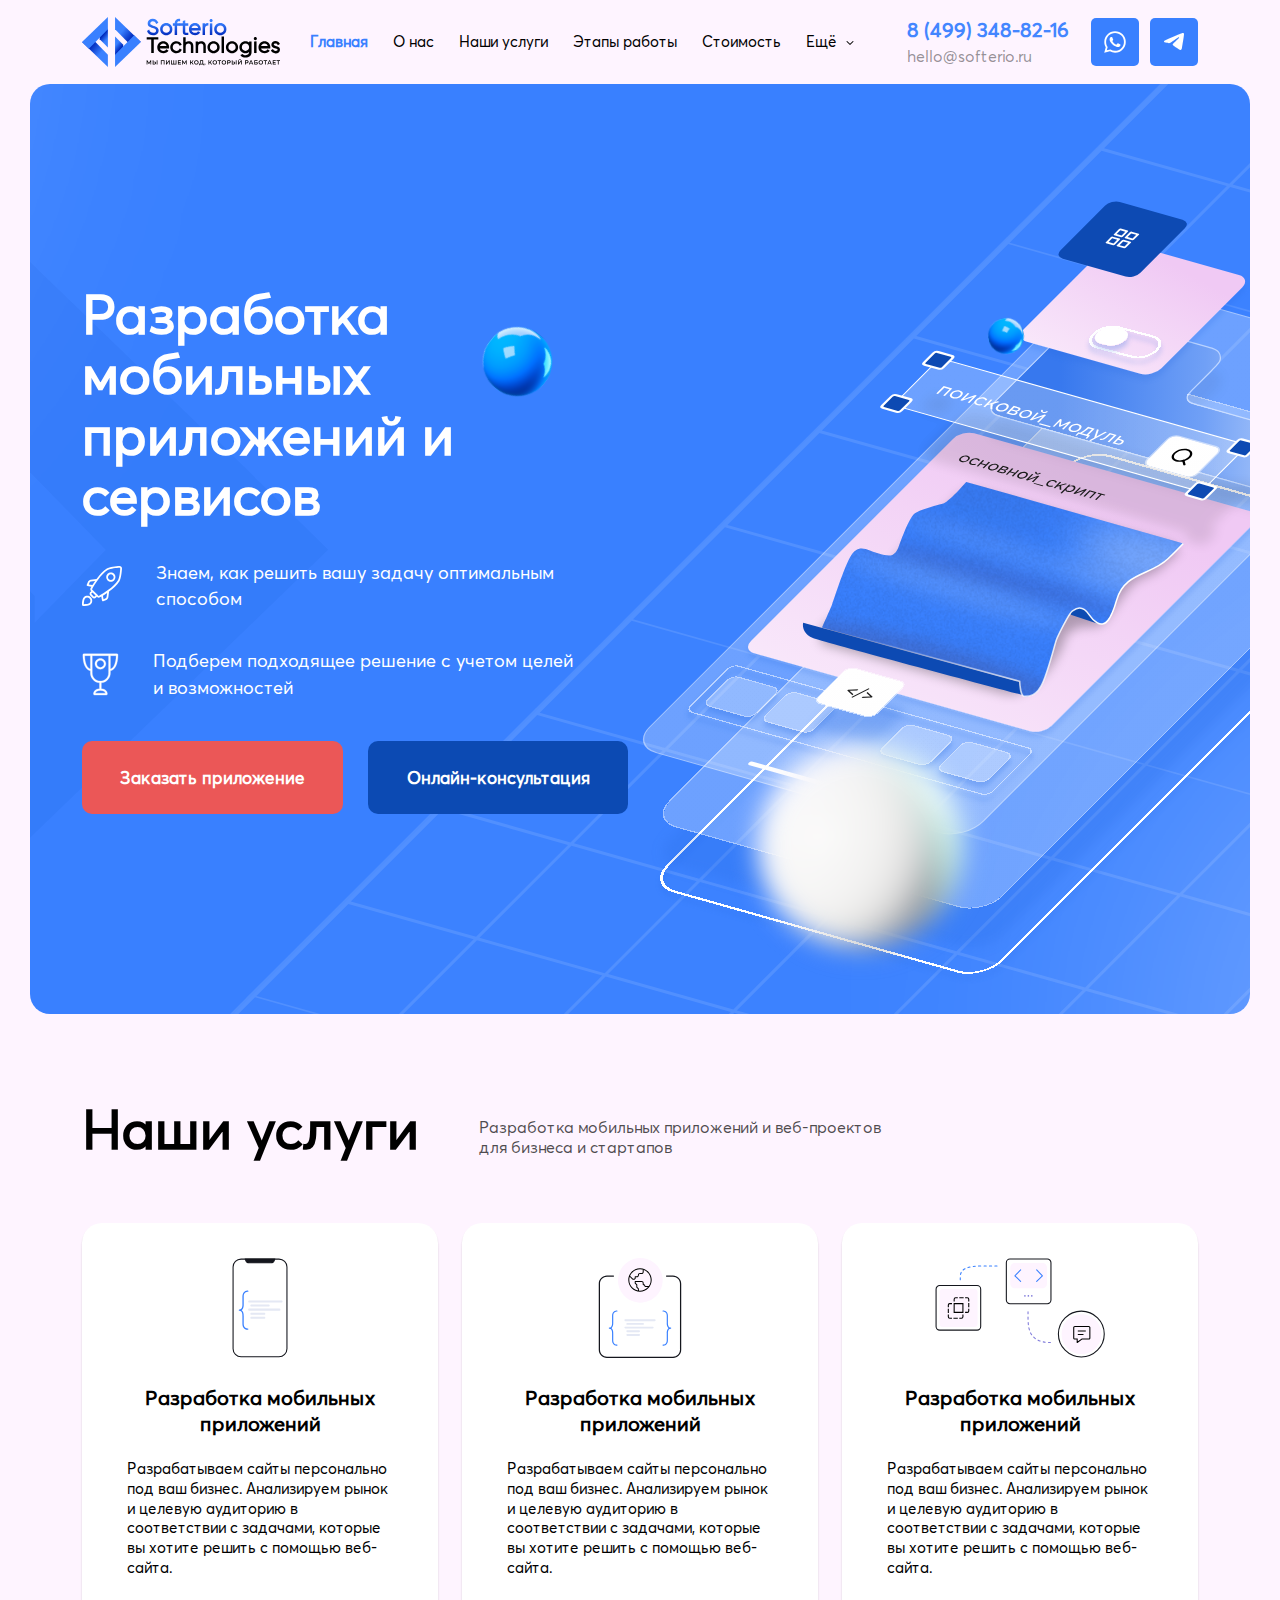
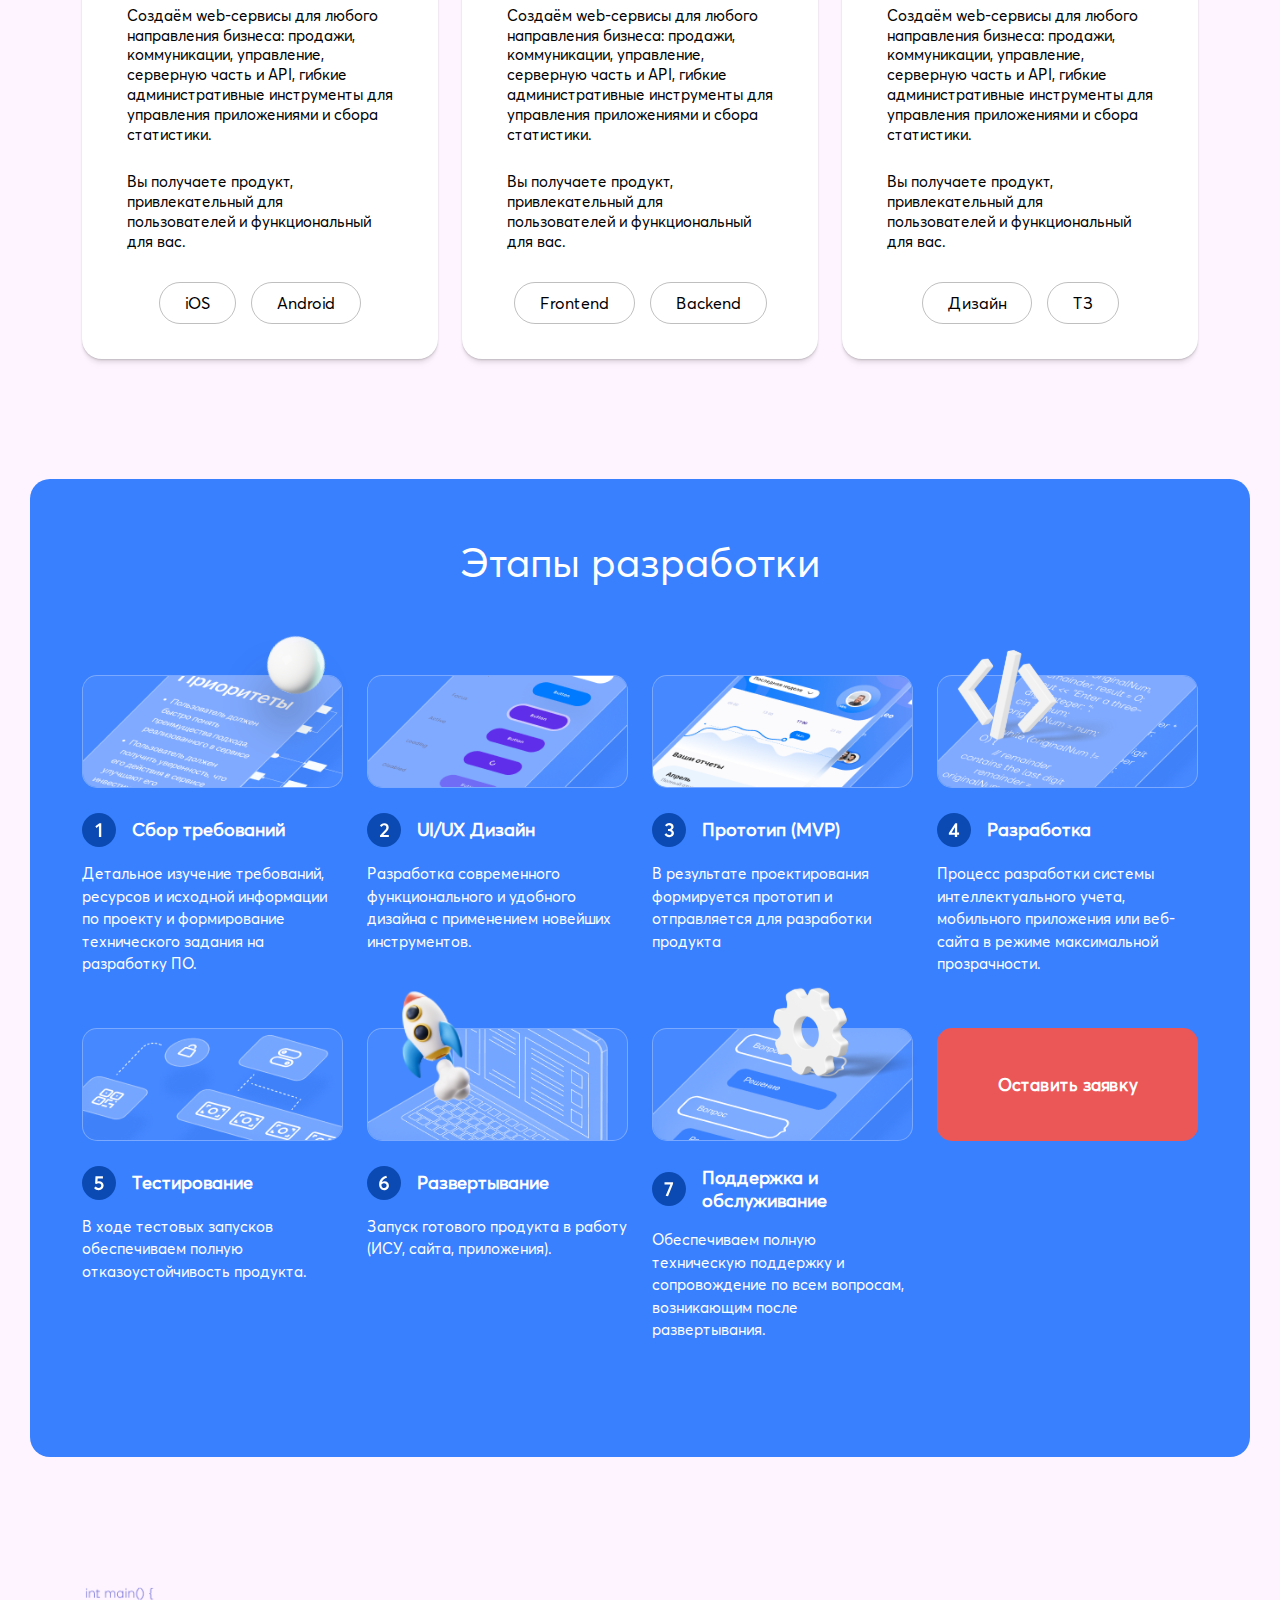
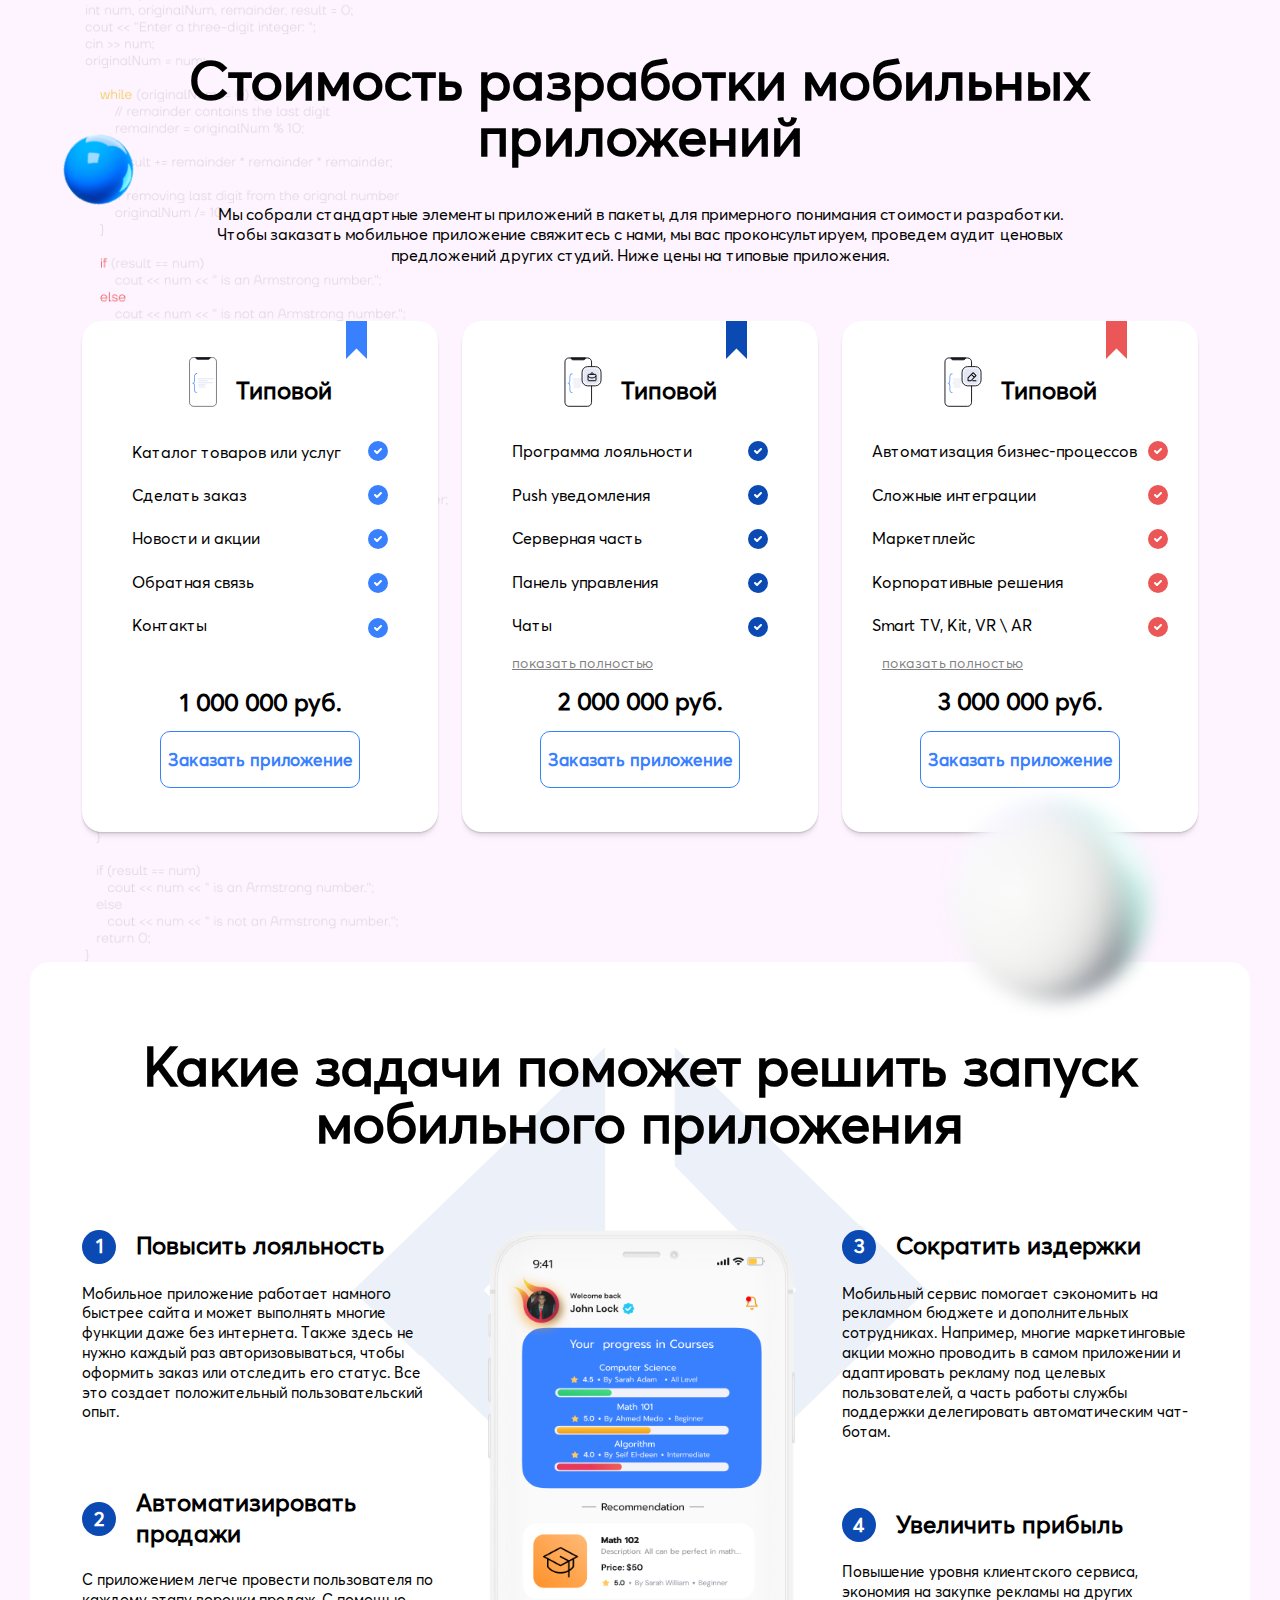
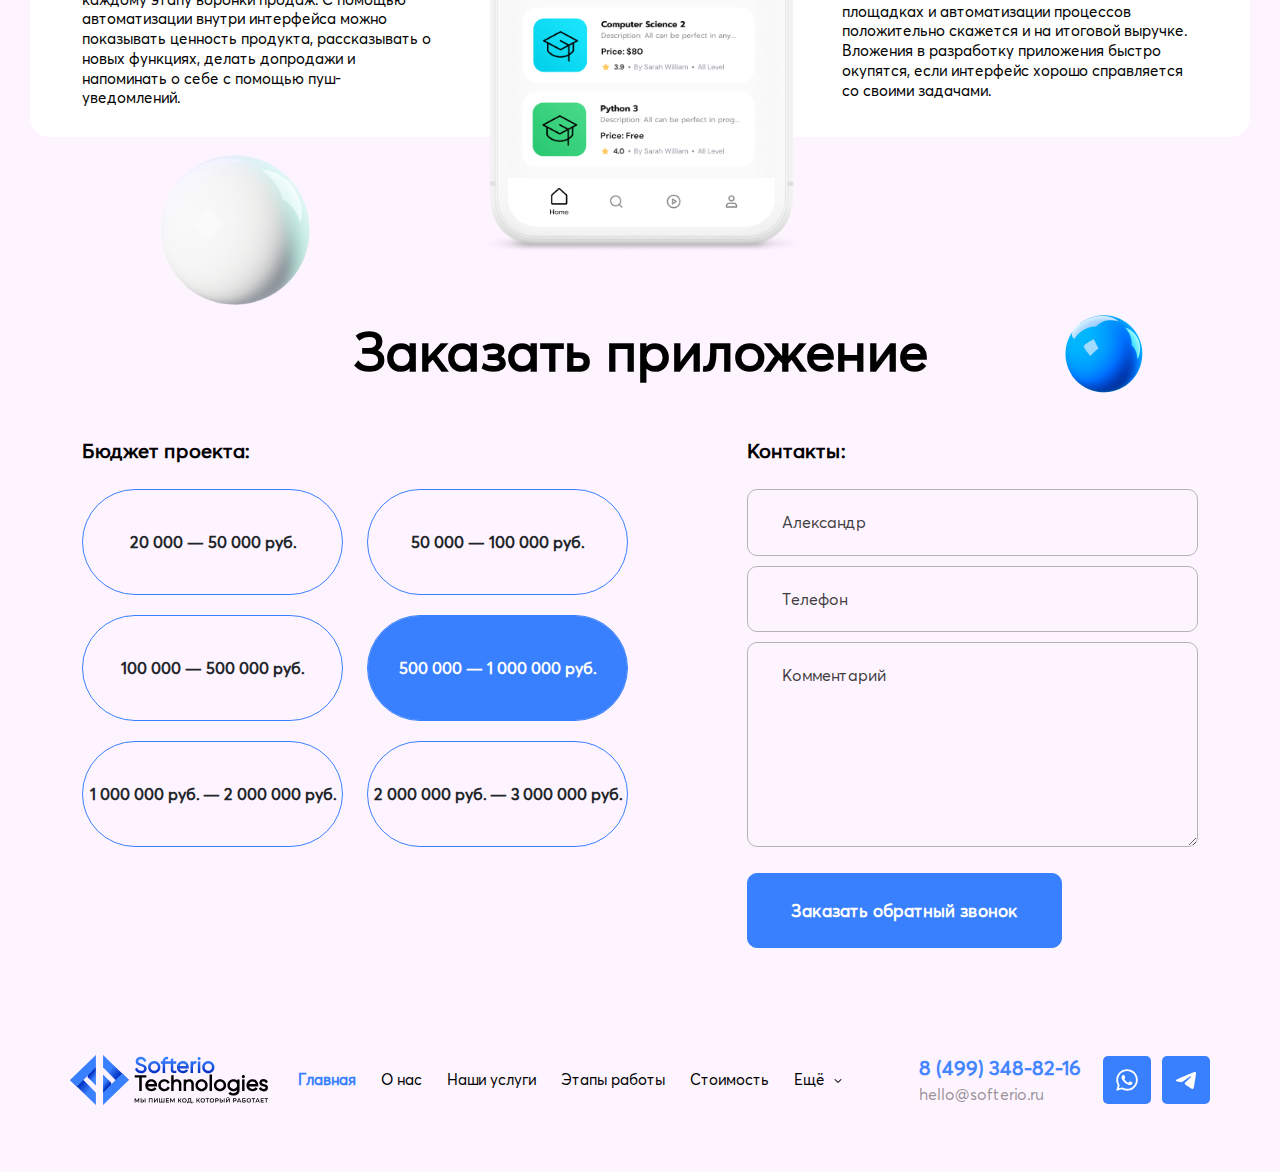
<file: index.html>
<!DOCTYPE html>
<html lang="ru">

<head>
	<link rel="stylesheet" type="text/css" href="css/normalize.css" media="screen">
	<link rel="stylesheet" type="text/css" href="fonts/stylesheet.css" media="screen">
	<link rel="stylesheet" type="text/css" href="libs/bootstrap5/bootstrap.min.css" media="screen">
	<link rel="stylesheet" type="text/css" href="css/swiper-bundle.min.css" media="screen">
	<link rel="stylesheet icon" type="text/css" href="css/style.css" media="screen">
	<meta name="viewport" content="width=device-width, initial-scale=1.0">
	<meta charset="UTF-8">
	<title>Personal Cabinet</title>
</head>

<body>
	<div class="wrapper">
		<header class="header for__all">
			<div class="container">
				<nav class="navbar navbar-expand-lg">
					<a class="navbar-brand" href="#!"><img src="images/logo.svg" alt=""></a>
					<div class="mob">
						<a href="#!" class="menu-opener">
							<span class="one"></span>
							<span class="two"></span>
							<span class="three"></span>
						</a>
					</div>
					<div class="navbar-collapse">
						<ul class="navbar-nav">
							<li class="nav-item">
								<a class="nav-link active" href="#!">Главная</a>
							</li>
							<li class="nav-item">
								<a class="nav-link" href="#!">О нас</a>
							</li>
							<li class="nav-item">
								<a class="nav-link" href="#!">Наши услуги</a>
							</li>
							<li class="nav-item">
								<a class="nav-link" href="#!">Этапы работы</a>
							</li>
							<li class="nav-item">
								<a class="nav-link" href="#!">Стоимость</a>
							</li>
							<li class="nav-item dropdown pc">
								<a class="nav-link dropdown-toggle" href="#" id="navbarDropdown" role="button"
									data-bs-toggle="dropdown" aria-expanded="false">
									Ещё <img src="images/dropdown-icon.svg" alt="">
								</a>
								<ul class="dropdown-menu" aria-labelledby="navbarDropdown">
									<li><a class="dropdown-item" href="#!">Вакансии</a></li>
									<li><a class="dropdown-item" href="#!">Статьи</a></li>
								</ul>
							</li>
							<li class="nav-item mob">
								<a class="nav-link" href="#!">Вакансии</a>
							</li>
							<li class="nav-item mob">
								<a class="nav-link" href="#!">Статьи</a>
							</li>
						</ul>
						<div class="navbar-right">
							<div class="navbar-right-info">
								<a href="tel:8 (499) 348-82-16" class="header-tel">
									<span class="mob">
										<svg width="20" height="20" viewBox="0 0 20 20" fill="none" xmlns="http://www.w3.org/2000/svg">
											<path d="M16.575 19.108C16.5 19.108 16.425 19.108 16.3416 19.0997C13.65 18.808 11.0333 17.8747 8.77498 16.408C6.67498 15.0747 4.85832 13.258 3.52498 11.158C2.05832 8.89134 1.12498 6.26634 0.841649 3.57467C0.808315 3.21634 0.849982 2.87467 0.958315 2.54134C1.06665 2.20801 1.24998 1.90801 1.48332 1.64967C1.71665 1.39134 1.99998 1.19134 2.31665 1.04967C2.64165 0.908008 2.98332 0.833008 3.33332 0.833008H5.83332C6.41665 0.833008 7.01665 1.04134 7.48332 1.44134C7.94165 1.83301 8.24165 2.38301 8.32498 2.98301C8.42498 3.72467 8.60832 4.45801 8.86665 5.14967C9.03332 5.59967 9.07498 6.08301 8.96665 6.54967C8.86665 7.01634 8.63332 7.44967 8.29998 7.78301L7.69998 8.38301C8.68332 9.91634 9.98332 11.2247 11.525 12.208L12.125 11.608C12.4667 11.2663 12.9 11.033 13.3666 10.9413C13.8333 10.8413 14.3166 10.8747 14.7666 11.0413C15.4583 11.2997 16.1916 11.483 16.925 11.583C17.5416 11.6663 18.0917 11.9747 18.4916 12.4413C18.8833 12.908 19.1 13.4997 19.0833 14.108V16.5997C19.0833 16.9497 19.0166 17.283 18.875 17.608C18.7333 17.9247 18.525 18.2163 18.275 18.4497C18.0166 18.683 17.7167 18.8663 17.3833 18.9747C17.1166 19.0663 16.85 19.108 16.575 19.108ZM5.84998 2.49967H5.84165H3.33332C3.21665 2.49967 3.10832 2.52467 2.99998 2.57467C2.89165 2.61634 2.79165 2.68301 2.71665 2.76634C2.63332 2.84967 2.57498 2.94967 2.54165 3.06634C2.50832 3.17467 2.49165 3.29134 2.49998 3.40801C2.75832 5.83301 3.59998 8.19967 4.92498 10.258C6.13332 12.158 7.77498 13.7997 9.67498 15.008C11.725 16.3413 14.0916 17.1747 16.5083 17.4413C16.6083 17.4497 16.725 17.433 16.8333 17.3997C16.9417 17.3663 17.0416 17.2997 17.1333 17.2247C17.225 17.1497 17.2916 17.0497 17.3333 16.9413C17.3833 16.833 17.4 16.7163 17.4 16.5997V14.0997C17.4 14.0913 17.4 14.083 17.4 14.083C17.4083 13.8747 17.3333 13.683 17.2 13.5247C17.0666 13.3663 16.8833 13.2663 16.6833 13.2413C15.8333 13.133 14.9833 12.9163 14.1666 12.6163C14.0166 12.558 13.85 12.5497 13.7 12.583C13.5416 12.6163 13.4 12.6913 13.2833 12.808L12.2333 13.8663C11.9667 14.133 11.5583 14.183 11.2333 13.9997C9.01665 12.7413 7.18332 10.8997 5.91665 8.69134C5.74165 8.34134 5.79165 7.93301 6.05832 7.66634L7.11665 6.60801C7.22498 6.49967 7.29998 6.35801 7.33332 6.19967C7.36665 6.04134 7.35832 5.88301 7.29998 5.73301C6.99165 4.91634 6.78332 4.06634 6.66665 3.20801C6.64165 3.01634 6.54165 2.83301 6.39165 2.69967C6.24165 2.57467 6.04998 2.49967 5.84998 2.49967Z" fill="black"/>
										</svg>											
									</span> 
									8 (499) 348-82-16
								</a>
								<a href="mailto:hello@softerio.ru" class="header-mail">
									<span class="mob">
										<svg width="20" height="20" viewBox="0 0 20 20" fill="none" xmlns="http://www.w3.org/2000/svg">
											<path fill-rule="evenodd" clip-rule="evenodd" d="M3.33337 4.16667C2.87694 4.16667 2.50004 4.54357 2.50004 5V15C2.50004 15.4564 2.87694 15.8333 3.33337 15.8333H16.6667C17.1231 15.8333 17.5 15.4564 17.5 15V5C17.5 4.54357 17.1231 4.16667 16.6667 4.16667H3.33337ZM0.833374 5C0.833374 3.6231 1.95647 2.5 3.33337 2.5H16.6667C18.0436 2.5 19.1667 3.6231 19.1667 5V15C19.1667 16.3769 18.0436 17.5 16.6667 17.5H3.33337C1.95647 17.5 0.833374 16.3769 0.833374 15V5Z" fill="black"/>
											<path fill-rule="evenodd" clip-rule="evenodd" d="M0.983964 4.52251C1.24789 4.14547 1.7675 4.05378 2.14454 4.3177L9.99999 9.81652L17.8554 4.3177C18.2325 4.05378 18.7521 4.14547 19.016 4.52251C19.2799 4.89955 19.1882 5.41916 18.8112 5.68309L10.4779 11.5164C10.1909 11.7173 9.80904 11.7173 9.52211 11.5164L1.18877 5.68309C0.81173 5.41916 0.720035 4.89955 0.983964 4.52251Z" fill="black"/>
										</svg>											
									</span> 
									hello@softerio.ru</a>
							</div>
							<div class="navbar-right-social">
								<a href="#!"> <img src="images/wt-icon.svg" alt=""></a>
								<a href="#!"><img src="images/tg-icon.svg" alt=""></a>
							</div>
						</div>
					</div>
				</nav>
			</div>
		</header>

		<main>
			<section class="main-sec">
				<div class="main-sec__circle-box">
					<img class="main-sec__circle-img1 animation-icon" src="images/circle1.svg" alt="">
					<img class="main-sec__circle-img3 animation-icon" src="images/circle1.svg" alt="">
					<img class="main-sec__circle-img2 animation-icon" src="images/big-circle.svg" alt="">
				</div>
				<div class="container">
					<div class="row">
						<div class="col-lg-6">
							<div class="main-text">
								<h2>Разработка мобильных приложений и сервисов</h2>
								<p><img src="images/main-icon.svg" alt=""> Знаем, как решить вашу задачу оптимальным
									способом</p>
								<p><img src="images/main-icon2.svg" alt=""> Подберем подходящее решение с учетом целей и
									возможностей</p>
							</div>
							<div class="main-btns">
								<a href="#!" class="red-btn">Заказать приложение</a>
								<a href="#!" class="blue-btn">Онлайн-консультация</a>
							</div>
						</div>
					</div>
				</div>
			</section>

			<section class="our__services">
				<div class="container">
					<div class="row">
						<div class="col-lg-12 title our__services-title">
							<h2>Наши услуги</h2>
							<p>Разработка мобильных приложений и веб-проектов для бизнеса и стартапов</p>
						</div>
					</div>
					<div class="row our__rov">
						<div class="col-lg-4 col-md-6">
							<div class="our__services-block">
								<div class="our__services__block-text">
									<div class="our__services__block-img">
										<img src="images/our-services-icon1.svg" alt="" height="100px">
									</div>
									<p>Разработка мобильных приложений</p>
								</div>
								<div class="our__services__block-content">
									<p>Разрабатываем сайты персонально под ваш бизнес. Анализируем рынок и целевую
										аудиторию в соответствии с задачами, которые вы хотите решить с помощью
										веб-сайта.</p>
									<p>Создаём web-сервисы для любого направления бизнеса: продажи, коммуникации,
										управление, серверную часть и API, гибкие административные инструменты для
										управления приложениями и сбора статистики.</p>
									<p>Вы получаете продукт, привлекательный для пользователей и функциональный для вас.
									</p>
								</div>
								<div class="our__services__block-skills">
									<span>iOS</span>
									<span>Android</span>
								</div>
							</div>
						</div>

						<div class="col-lg-4 col-md-6">
							<div class="our__services-block">
								<div class="our__services__block-text">
									<div class="our__services__block-img">
										<img src="images/our-services-icon-3.svg" alt="" height="100px">
									</div>
									<p class="our__services__block-aftanom">Разработка мобильных приложений</p>
								</div>
								<div class="our__services__block-content">
									<p>Разрабатываем сайты персонально под ваш бизнес. Анализируем рынок и целевую
										аудиторию в соответствии с задачами, которые вы хотите решить с помощью
										веб-сайта.</p>
									<p>Создаём web-сервисы для любого направления бизнеса: продажи, коммуникации,
										управление, серверную часть и API, гибкие административные инструменты для
										управления приложениями и сбора статистики.</p>
									<p>Вы получаете продукт, привлекательный для пользователей и функциональный для вас.
									</p>
								</div>
								<div class="our__services__block-skills">
									<span>Frontend</span>
									<span>Backend</span>
								</div>
							</div>
						</div>

						<div class="col-lg-4 col-md-6">
							<div class="our__services-block">
								<div class="our__services__block-text">
									<div class="our__services__block-img">
										<img src="images/our-services-icon3.svg" alt="" height="100px">
									</div>
									<p>Разработка мобильных приложений</p>
								</div>
								<div class="our__services__block-content">
									<p>Разрабатываем сайты персонально под ваш бизнес. Анализируем рынок и целевую
										аудиторию в соответствии с задачами, которые вы хотите решить с помощью
										веб-сайта.</p>
									<p>Создаём web-сервисы для любого направления бизнеса: продажи, коммуникации,
										управление, серверную часть и API, гибкие административные инструменты для
										управления приложениями и сбора статистики.</p>
									<p>Вы получаете продукт, привлекательный для пользователей и функциональный для вас.
									</p>
								</div>
								<div class="our__services__block-skills">
									<span>Дизайн</span>
									<span>ТЗ</span>
								</div>
							</div>
						</div>
					</div>
				</div>
			</section>

			<div class="development__stages">
				<div class="container">
					<div class="development__stages-title">
						<h1>Этапы разработки</h1>
					</div>
					<div class="row">
						<div class="col-lg-3 col-md-4 col-sm-6 mb">
							<div class="development__stages-circle-box">
								<div class="development__stages-circle-img">
									<img class="animation-icon" src="images/circle.svg" alt="">
								</div>
								<div class="development__stages-img">
									<img src="images/development__stages-img1.png" alt="">
								</div>
							</div>
							<div class="development__stages-content">
								<div class="development__stages-content--box d-flex align-items-center">
									<img src="images/number-img1.svg" alt="">
									<h4>Сбор требований</h4>
								</div>
								<p>Детальное изучение требований, ресурсов и исходной информации по проекту и формирование
									технического задания на разработку ПО.</p>
							</div>
						</div>
						<div class="col-lg-3 col-md-4 col-sm-6 mb">
							<div class="development__stages-img">
								<img src="images/development__stages-img2.png" alt="">
							</div>
							<div class="development__stages-content">
								<div class="development__stages-content--box d-flex align-items-center">
									<img src="images/number-img2.svg" alt="">
									<h4>UI/UX Дизайн</h4>
								</div>
								<p>Разработка современного функционального и удобного дизайна
									с применением новейших инструментов.</p>
							</div>
						</div>
						<div class="col-lg-3 col-md-4 col-sm-6 mb">
							<div class="development__stages-img">
								<img src="images/development__stages-img3.png" alt="">
							</div>
							<div class="development__stages-content">
								<div class="development__stages-content--box d-flex align-items-center">
									<img src="images/number-img3.svg" alt="">
									<h4>Прототип (MVP)</h4>
								</div>
								<p>В результате проектирования формируется прототип и отправляется для разработки продукта
								</p>
							</div>
						</div>
						<div class="col-lg-3 col-md-4 col-sm-6 mb">
							<div class="development__stages-circle-box">
								<div class="development__stages-code-img">
									<img class="animation-icon" src="images/code.svg" alt="">
								</div>
								<div class="development__stages-img">
									<img src="images/development__stages-img4.png" alt="">
								</div>
							</div>
							<div class="development__stages-content">
								<div class="development__stages-content--box d-flex align-items-center">
									<img src="images/number-img4.svg" alt="">
									<h4>Разработка</h4>
								</div>
								<p>Процесс разработки системы интеллектуального учета, мобильного приложения или веб-сайта в
									режиме максимальной прозрачности.</p>
							</div>
						</div>
						<div class="col-lg-3 col-md-4 col-sm-6 mb">
							<div class="development__stages-img">
								<img src="images/development__stages-img5.png" alt="">
							</div>
							<div class="development__stages-content">
								<div class="development__stages-content--box d-flex align-items-center">
									<img src="images/number-img5.svg" alt="">
									<h4>Тестирование</h4>
								</div>
								<p>В ходе тестовых запусков обеспечиваем полную отказоустойчивость продукта.</p>
							</div>
						</div>
						<div class="col-lg-3 col-md-4 col-sm-6 mb">
							<div class="development__stages-circle-box">
								<div class="development__stages-rocket-img">
									<img class="animation-icon" src="images/rocket.svg" alt="">
								</div>
								<div class="development__stages-img">
									<img src="images/development__stages-img6.png" alt="">
								</div>
							</div>
							<div class="development__stages-content">
								<div class="development__stages-content--box d-flex align-items-center">
									<img src="images/number-img6.svg" alt="">
									<h4>Развертывание</h4>
								</div>
								<p>Запуск готового продукта в работу (ИСУ, сайта, приложения).</p>
							</div>
						</div>
						<div class="col-lg-3 col-md-4 col-sm-6 mb">
							<div class="development__stages-circle-box">
								<div class="development__stages-setting-img">
									<img class="animation-icon" src="images/setting.svg" alt="">
								</div>
								<div class="development__stages-img">
									<img src="images/development__stages-img7.png" alt="">
								</div>
							</div>
							<div class="development__stages-content">
								<div class="development__stages-content--box d-flex align-items-center">
									<img src="images/number-img7.svg" alt="">
									<h4>Поддержка и обслуживание</h4>
								</div>
								<p>Обеспечиваем полную техническую поддержку и сопровождение по всем вопросам, возникающим
									после развертывания.</p>
							</div>
						</div>
						<div class="col-lg-3 col-md-4 col-sm-6 development__stages-btn">
							<a href="#!">Оставить заявку</a>
						</div>
					</div>
				</div>
			</div>
			
			<section class="mobile__price">
				<div class="mobile-sec__circle-box">
					<img class="mobile-sec__circle-img3 animation-icon" src="images/circle1.svg" alt="">
				</div>
				<div class="container">
					<div class="mobile__price-title__text text-center">
						<h1>Стоимость разработки мобильных приложений</h1>
						<p>
							Мы собрали стандартные элементы приложений в пакеты, для
							примерного понимания стоимости разработки. Чтобы заказать
							мобильное приложение свяжитесь с нами, мы вас проконсультируем,
							проведем аудит ценовых предложений других студий. Ниже цены на
							типовые приложения.
						</p>
					</div>
					<div class="row justify-content-center">
						<!-- price card series-1 -->
						<div class="col-lg-4 col-md-6">
							<div class="mobile__price-card">
								<div class="mobile__price-card-bookmark">
									<svg width="21" height="38" viewBox="0 0 21 38" fill="none"
										xmlns="http://www.w3.org/2000/svg">
										<path d="M0 38V0H21V38L10.5 27.3824L0 38Z" fill="#3980FF" />
									</svg>
								</div>
								<div class="mobile__price-card__title d-flex align-items-end justify-content-center">
									<div class="mobile__price-card__img">
										<img src="images/our-services-icon1.svg" alt="" />
									</div>
									<h3>Типовой</h3>
								</div>
								<div class="mobile__price-card__about d-flex align-items-center justify-content-between">
									<div class="mobile__price-card__left">
										<p>Каталог товаров или услуг</p>
										<p>Сделать заказ</p>
										<p>Новости и акции</p>
										<p>Обратная связь</p>
										<p>Контакты</p>
									</div>
									<div class="mobile__price-card__right">
										<p>
											<svg width="20" height="20" viewBox="0 0 20 20" fill="none"
												xmlns="http://www.w3.org/2000/svg">
												<circle cx="10" cy="10" r="10" fill="#3980FF" />
												<path fill-rule="evenodd" clip-rule="evenodd"
													d="M13.7071 7.29289C14.0976 7.68342 14.0976 8.31658 13.7071 8.70711L9.70711 12.7071C9.31658 13.0976 8.68342 13.0976 8.29289 12.7071L6.29289 10.7071C5.90237 10.3166 5.90237 9.68342 6.29289 9.29289C6.68342 8.90237 7.31658 8.90237 7.70711 9.29289L9 10.5858L12.2929 7.29289C12.6834 6.90237 13.3166 6.90237 13.7071 7.29289Z"
													fill="white" />
											</svg>
										</p>
	
										<p>
											<svg width="20" height="20" viewBox="0 0 20 20" fill="none"
												xmlns="http://www.w3.org/2000/svg">
												<circle cx="10" cy="10" r="10" fill="#3980FF" />
												<path fill-rule="evenodd" clip-rule="evenodd"
													d="M13.7071 7.29289C14.0976 7.68342 14.0976 8.31658 13.7071 8.70711L9.70711 12.7071C9.31658 13.0976 8.68342 13.0976 8.29289 12.7071L6.29289 10.7071C5.90237 10.3166 5.90237 9.68342 6.29289 9.29289C6.68342 8.90237 7.31658 8.90237 7.70711 9.29289L9 10.5858L12.2929 7.29289C12.6834 6.90237 13.3166 6.90237 13.7071 7.29289Z"
													fill="white" />
											</svg>
										</p>
										<p>
											<svg width="20" height="20" viewBox="0 0 20 20" fill="none"
												xmlns="http://www.w3.org/2000/svg">
												<circle cx="10" cy="10" r="10" fill="#3980FF" />
												<path fill-rule="evenodd" clip-rule="evenodd"
													d="M13.7071 7.29289C14.0976 7.68342 14.0976 8.31658 13.7071 8.70711L9.70711 12.7071C9.31658 13.0976 8.68342 13.0976 8.29289 12.7071L6.29289 10.7071C5.90237 10.3166 5.90237 9.68342 6.29289 9.29289C6.68342 8.90237 7.31658 8.90237 7.70711 9.29289L9 10.5858L12.2929 7.29289C12.6834 6.90237 13.3166 6.90237 13.7071 7.29289Z"
													fill="white" />
											</svg>
										</p>
										<p>
											<svg width="20" height="20" viewBox="0 0 20 20" fill="none"
												xmlns="http://www.w3.org/2000/svg">
												<circle cx="10" cy="10" r="10" fill="#3980FF" />
												<path fill-rule="evenodd" clip-rule="evenodd"
													d="M13.7071 7.29289C14.0976 7.68342 14.0976 8.31658 13.7071 8.70711L9.70711 12.7071C9.31658 13.0976 8.68342 13.0976 8.29289 12.7071L6.29289 10.7071C5.90237 10.3166 5.90237 9.68342 6.29289 9.29289C6.68342 8.90237 7.31658 8.90237 7.70711 9.29289L9 10.5858L12.2929 7.29289C12.6834 6.90237 13.3166 6.90237 13.7071 7.29289Z"
													fill="white" />
											</svg>
										</p>
										<p>
											<svg width="20" height="20" viewBox="0 0 20 20" fill="none"
												xmlns="http://www.w3.org/2000/svg">
												<circle cx="10" cy="10" r="10" fill="#3980FF" />
												<path fill-rule="evenodd" clip-rule="evenodd"
													d="M13.7071 7.29289C14.0976 7.68342 14.0976 8.31658 13.7071 8.70711L9.70711 12.7071C9.31658 13.0976 8.68342 13.0976 8.29289 12.7071L6.29289 10.7071C5.90237 10.3166 5.90237 9.68342 6.29289 9.29289C6.68342 8.90237 7.31658 8.90237 7.70711 9.29289L9 10.5858L12.2929 7.29289C12.6834 6.90237 13.3166 6.90237 13.7071 7.29289Z"
													fill="white" />
											</svg>
										</p>
									</div>
								</div>
								<!-- mobile__price-card -->
								<div class="mobile__price-card__price text-center">
									<h4>1 000 000 руб.</h4>
								</div>
								<div class="mobile__price-card__btn text-center">
									<button type="button">Заказать приложение</button>
								</div>
							</div>
						</div>
						<!-- price card series-2 -->
						<div class="col-lg-4 col-md-6">
							<div class="mobile__price-card">
								<div class="mobile__price-card-bookmark">
									<svg width="21" height="38" viewBox="0 0 21 38" fill="none"
										xmlns="http://www.w3.org/2000/svg">
										<path d="M0 38V0H21V38L10.5 27.3824L0 38Z" fill="#0C4AB3" />
									</svg>
								</div>
								<div class="mobile__price-card__title d-flex justify-content-center align-items-end">
									<div class="mobile__price-card__img mobile__price-card__img-2">
										<img src="images/mobile-price-2.svg" alt="" />
									</div>
									<h3>Типовой</h3>
								</div>
								<div class="mobile__price-card__about d-flex align-items-center justify-content-between">
									<div class="mobile__price-card__left">
										<p>Программа лояльности</p>
										<p>Push уведомления</p>
										<p>Серверная часть</p>
										<p>Панель управления</p>
										<p>Чаты</p>
									</div>
	
									<div class="mobile__price-card__right">
										<p>
											<svg width="20" height="20" viewBox="0 0 20 20" fill="none"
												xmlns="http://www.w3.org/2000/svg">
												<circle cx="10" cy="10" r="10" fill="#0C4AB3" />
												<path fill-rule="evenodd" clip-rule="evenodd"
													d="M13.7071 7.29289C14.0976 7.68342 14.0976 8.31658 13.7071 8.70711L9.70711 12.7071C9.31658 13.0976 8.68342 13.0976 8.29289 12.7071L6.29289 10.7071C5.90237 10.3166 5.90237 9.68342 6.29289 9.29289C6.68342 8.90237 7.31658 8.90237 7.70711 9.29289L9 10.5858L12.2929 7.29289C12.6834 6.90237 13.3166 6.90237 13.7071 7.29289Z"
													fill="white" />
											</svg>
										</p>
	
										<p>
											<svg width="20" height="20" viewBox="0 0 20 20" fill="none"
												xmlns="http://www.w3.org/2000/svg">
												<circle cx="10" cy="10" r="10" fill="#0C4AB3" />
												<path fill-rule="evenodd" clip-rule="evenodd"
													d="M13.7071 7.29289C14.0976 7.68342 14.0976 8.31658 13.7071 8.70711L9.70711 12.7071C9.31658 13.0976 8.68342 13.0976 8.29289 12.7071L6.29289 10.7071C5.90237 10.3166 5.90237 9.68342 6.29289 9.29289C6.68342 8.90237 7.31658 8.90237 7.70711 9.29289L9 10.5858L12.2929 7.29289C12.6834 6.90237 13.3166 6.90237 13.7071 7.29289Z"
													fill="white" />
											</svg>
										</p>
										<p>
											<svg width="20" height="20" viewBox="0 0 20 20" fill="none"
												xmlns="http://www.w3.org/2000/svg">
												<circle cx="10" cy="10" r="10" fill="#0C4AB3" />
												<path fill-rule="evenodd" clip-rule="evenodd"
													d="M13.7071 7.29289C14.0976 7.68342 14.0976 8.31658 13.7071 8.70711L9.70711 12.7071C9.31658 13.0976 8.68342 13.0976 8.29289 12.7071L6.29289 10.7071C5.90237 10.3166 5.90237 9.68342 6.29289 9.29289C6.68342 8.90237 7.31658 8.90237 7.70711 9.29289L9 10.5858L12.2929 7.29289C12.6834 6.90237 13.3166 6.90237 13.7071 7.29289Z"
													fill="white" />
											</svg>
										</p>
										<p>
											<svg width="20" height="20" viewBox="0 0 20 20" fill="none"
												xmlns="http://www.w3.org/2000/svg">
												<circle cx="10" cy="10" r="10" fill="#0C4AB3" />
												<path fill-rule="evenodd" clip-rule="evenodd"
													d="M13.7071 7.29289C14.0976 7.68342 14.0976 8.31658 13.7071 8.70711L9.70711 12.7071C9.31658 13.0976 8.68342 13.0976 8.29289 12.7071L6.29289 10.7071C5.90237 10.3166 5.90237 9.68342 6.29289 9.29289C6.68342 8.90237 7.31658 8.90237 7.70711 9.29289L9 10.5858L12.2929 7.29289C12.6834 6.90237 13.3166 6.90237 13.7071 7.29289Z"
													fill="white" />
											</svg>
										</p>
										<p>
											<svg width="20" height="20" viewBox="0 0 20 20" fill="none"
												xmlns="http://www.w3.org/2000/svg">
												<circle cx="10" cy="10" r="10" fill="#0C4AB3" />
												<path fill-rule="evenodd" clip-rule="evenodd"
													d="M13.7071 7.29289C14.0976 7.68342 14.0976 8.31658 13.7071 8.70711L9.70711 12.7071C9.31658 13.0976 8.68342 13.0976 8.29289 12.7071L6.29289 10.7071C5.90237 10.3166 5.90237 9.68342 6.29289 9.29289C6.68342 8.90237 7.31658 8.90237 7.70711 9.29289L9 10.5858L12.2929 7.29289C12.6834 6.90237 13.3166 6.90237 13.7071 7.29289Z"
													fill="white" />
											</svg>
										</p>
									</div>
								</div>
								<div class="mobile__price-card__bottom-2">
									<a class="mobile__price-card__more" href="#">показать полностью</a>
									<!-- mobile__price-card -->
									<div class="mobile__price-card__price mobile__price-card__price-2 text-center">
										<h4>2 000 000 руб.</h4>
									</div>
									<div class="mobile__price-card__btn text-center">
										<button type="button">Заказать приложение</button>
									</div>
								</div>
							</div>
						</div>
						<!-- price card series-3 -->
						<div class="col-lg-4 col-md-6">
							<div class="mobile__price-card mobile__price-card-3">
								<div class="mobile__price-card-bookmark">
									<svg width="21" height="38" viewBox="0 0 21 38" fill="none"
										xmlns="http://www.w3.org/2000/svg">
										<path d="M0 38V0H21V38L10.5 27.3824L0 38Z" fill="#EB5757" />
									</svg>
								</div>
								<div
									class="mobile__price-card__title mobile__price-card__title-3 d-flex justify-content-center align-items-end">
									<div class="mobile__price-card__img mobile__price-card__img-3">
										<img src="images/mobile-price-3.svg" alt="" />
									</div>
									<h3>Типовой</h3>
								</div>
								<div
									class="mobile__price-card__about mobile__price-card__about-3 d-flex align-items-center justify-content-between">
									<div class="mobile__price-card__left">
										<p>Автоматизация бизнес-процессов</p>
										<p>Сложные интеграции</p>
										<p>Маркетплейс</p>
										<p>Корпоративные решения</p>
										<p>Smart TV, Kit, VR \ AR</p>
									</div>
	
									<div class="mobile__price-card__right">
										<p>
											<svg width="20" height="20" viewBox="0 0 20 20" fill="none"
												xmlns="http://www.w3.org/2000/svg">
												<circle cx="10" cy="10" r="10" fill="#EB5757" />
												<path fill-rule="evenodd" clip-rule="evenodd"
													d="M13.7071 7.29289C14.0976 7.68342 14.0976 8.31658 13.7071 8.70711L9.70711 12.7071C9.31658 13.0976 8.68342 13.0976 8.29289 12.7071L6.29289 10.7071C5.90237 10.3166 5.90237 9.68342 6.29289 9.29289C6.68342 8.90237 7.31658 8.90237 7.70711 9.29289L9 10.5858L12.2929 7.29289C12.6834 6.90237 13.3166 6.90237 13.7071 7.29289Z"
													fill="white" />
											</svg>
										</p>
	
										<p>
											<svg width="20" height="20" viewBox="0 0 20 20" fill="none"
												xmlns="http://www.w3.org/2000/svg">
												<circle cx="10" cy="10" r="10" fill="#EB5757" />
												<path fill-rule="evenodd" clip-rule="evenodd"
													d="M13.7071 7.29289C14.0976 7.68342 14.0976 8.31658 13.7071 8.70711L9.70711 12.7071C9.31658 13.0976 8.68342 13.0976 8.29289 12.7071L6.29289 10.7071C5.90237 10.3166 5.90237 9.68342 6.29289 9.29289C6.68342 8.90237 7.31658 8.90237 7.70711 9.29289L9 10.5858L12.2929 7.29289C12.6834 6.90237 13.3166 6.90237 13.7071 7.29289Z"
													fill="white" />
											</svg>
										</p>
										<p>
											<svg width="20" height="20" viewBox="0 0 20 20" fill="none"
												xmlns="http://www.w3.org/2000/svg">
												<circle cx="10" cy="10" r="10" fill="#EB5757" />
												<path fill-rule="evenodd" clip-rule="evenodd"
													d="M13.7071 7.29289C14.0976 7.68342 14.0976 8.31658 13.7071 8.70711L9.70711 12.7071C9.31658 13.0976 8.68342 13.0976 8.29289 12.7071L6.29289 10.7071C5.90237 10.3166 5.90237 9.68342 6.29289 9.29289C6.68342 8.90237 7.31658 8.90237 7.70711 9.29289L9 10.5858L12.2929 7.29289C12.6834 6.90237 13.3166 6.90237 13.7071 7.29289Z"
													fill="white" />
											</svg>
										</p>
										<p>
											<svg width="20" height="20" viewBox="0 0 20 20" fill="none"
												xmlns="http://www.w3.org/2000/svg">
												<circle cx="10" cy="10" r="10" fill="#EB5757" />
												<path fill-rule="evenodd" clip-rule="evenodd"
													d="M13.7071 7.29289C14.0976 7.68342 14.0976 8.31658 13.7071 8.70711L9.70711 12.7071C9.31658 13.0976 8.68342 13.0976 8.29289 12.7071L6.29289 10.7071C5.90237 10.3166 5.90237 9.68342 6.29289 9.29289C6.68342 8.90237 7.31658 8.90237 7.70711 9.29289L9 10.5858L12.2929 7.29289C12.6834 6.90237 13.3166 6.90237 13.7071 7.29289Z"
													fill="white" />
											</svg>
										</p>
										<p>
											<svg width="20" height="20" viewBox="0 0 20 20" fill="none"
												xmlns="http://www.w3.org/2000/svg">
												<circle cx="10" cy="10" r="10" fill="#EB5757" />
												<path fill-rule="evenodd" clip-rule="evenodd"
													d="M13.7071 7.29289C14.0976 7.68342 14.0976 8.31658 13.7071 8.70711L9.70711 12.7071C9.31658 13.0976 8.68342 13.0976 8.29289 12.7071L6.29289 10.7071C5.90237 10.3166 5.90237 9.68342 6.29289 9.29289C6.68342 8.90237 7.31658 8.90237 7.70711 9.29289L9 10.5858L12.2929 7.29289C12.6834 6.90237 13.3166 6.90237 13.7071 7.29289Z"
													fill="white" />
											</svg>
										</p>
									</div>
								</div>
								<!-- mobile__price-card -->
								<div class="mobile__price-card__bottom">
									<a class="mobile__price-card__more" href="#">показать полностью</a>
									<div class="mobile__price-card__price mobile__price-card__price-2 text-center">
										<h4>3 000 000 руб.</h4>
									</div>
									<div class="mobile__price-card__btn mobile__price-card__btn-3 text-center">
										<button type="button">Заказать приложение</button>
									</div>
								</div>
							</div>
						</div>
					</div>
				</div>
			</section>
	
			<section class="run__sec">
				<div class="run-sec__circle-box">
					<img class="run-sec__circle-img1 animation-icon" src="images/big-circle.svg" alt="">
					<img class="run-sec__circle-img2 animation-icon" src="images/big-circle2.svg" alt="">
				</div>
				<img src="images/run-bg.svg" alt="" class="bg-img">
				<div class="container">
					<div class="row">
						<div class="col-lg-12 title">
							<h2>Какие задачи поможет решить запуск мобильного приложения</h2>
						</div>
					</div>
	
					<div class="row">
						<div class="col-lg-4 col-md-6 run__col-one">
							<div class="run__sec-block">
								<div class="run__sec__block-name">
									<span>1</span>
									<h3>Повысить лояльность</h3>
								</div>
								<div class="run__sec__block-text">
									<p>Мобильное приложение работает намного быстрее сайта и может выполнять многие функции
										даже без интернета. Также здесь не нужно каждый раз авторизовываться, чтобы оформить
										заказ или отследить его статус. Все это создает положительный пользовательский опыт.
									</p>
								</div>
							</div>
	
							<div class="run__sec-block">
								<div class="run__sec__block-name">
									<span>2</span>
									<h3>Автоматизировать продажи</h3>
								</div>
								<div class="run__sec__block-text">
									<p>С приложением легче провести пользователя по каждому этапу воронки продаж. С помощью
										автоматизации внутри интерфейса можно показывать ценность продукта, рассказывать о
										новых функциях, делать допродажи и напоминать о себе с помощью пуш-уведомлений.</p>
								</div>
							</div>
						</div>
						<div class="col-lg-4 col-md-6 run__col-two">
							<div class="run__sec-img">
								<img src="images/phone-img.png" alt="">
							</div>
						</div>
						<div class="col-lg-4 col-md-6 run__col-three">
							<div class="run__sec-block">
								<div class="run__sec__block-name">
									<span>3</span>
									<h3>Сократить издержки</h3>
								</div>
								<div class="run__sec__block-text">
									<p>Мобильный сервис помогает сэкономить на рекламном бюджете и дополнительных
										сотрудниках. Например, многие маркетинговые акции можно проводить в самом приложении
										и адаптировать рекламу под целевых пользователей, а часть работы службы поддержки
										делегировать автоматическим чат-ботам.</p>
								</div>
							</div>
	
							<div class="run__sec-block">
								<div class="run__sec__block-name">
									<span>4</span>
									<h3>Увеличить прибыль</h3>
								</div>
								<div class="run__sec__block-text">
									<p>Повышение уровня клиентского сервиса, экономия на закупке рекламы на других площадках
										и автоматизации процессов положительно скажется и на итоговой выручке. Вложения в
										разработку приложения быстро окупятся, если интерфейс хорошо справляется со своими
										задачами.</p>
								</div>
							</div>
						</div>
					</div>
				</div>
			</section>
	
			<section class="order__app">
				<div class="order__app-box">
					<img class="order__app__circle-img animation-icon" src="images/order-circle.png" alt="">
				</div>
				<div class="container">
					<div class="row">
						<div class="col-lg-12 title">
							<h2>Заказать приложение</h2>
						</div>
					</div>
	
					<form action="#!" method="POST" id="order__form">
						<div class="row order__app-rov">
							<div class="col-xl-6 col-lg-7 col-md-6">
								<div class="order__app-left">
									<span>Бюджет проекта:</span>
									<div class="order__app-price pc">
										<div class="row">
											<div class="col-lg-6">
												<label class="control control--radio">
													<input type="radio" name="budget"/>
													<div class="control__indicator"></div>
													<span class="num">20 000 — 50 000 руб.</span>
												</label>
											</div>
											<div class="col-lg-6">
												<label class="control control--radio">
													<input type="radio" name="budget" />
													<div class="control__indicator"></div>
													<span class="num">50 000 — 100 000 руб.</span>
												</label>
											</div>
											<div class="col-lg-6">
												<label class="control control--radio">
													<input type="radio" name="budget" />
													<div class="control__indicator"></div>
													<span class="num">100 000 — 500 000 руб.</span>
												</label>
											</div>
											<div class="col-lg-6">
												<label class="control control--radio">
													<input type="radio" name="budget" checked="checked"/>
													<div class="control__indicator"></div>
													<span class="num">500 000 — 1 000 000 руб.</span>
												</label>
											</div>
											<div class="col-lg-6">
												<label class="control control--radio">
													<input type="radio" name="budget" />
													<div class="control__indicator"></div>
													<span class="num">1 000 000 руб. — 2 000 000 руб.</span>
												</label>
											</div>
											<div class="col-lg-6">
												<label class="control control--radio">
													<input type="radio" name="budget" />
													<div class="control__indicator"></div>
													<span class="num">2 000 000 руб. — 3 000 000 руб.</span>
												</label>
											</div>
										</div>
									</div>

									<div class="mob">
										<select id="year">
											<option value="20 000 — 50 000 руб.">20 000 — 50 000 руб.</option>
											<option value="50 000 — 100 000 руб.">50 000 — 100 000 руб.</option>
											<option value="100 000 — 500 000 руб.">100 000 — 500 000 руб.</option>
											<option value="500 000 — 1 000 000 руб">500 000 — 1 000 000 руб</option>
											<option value="1 000 000 руб. — 2 000 000 руб.">1 000 000 руб. — 2 000 000 руб.</option>
											<option value="2 000 000 руб. — 3 000 000 руб.">2 000 000 руб. — 3 000 000 руб.</option>
										</select>
									</div>
								</div>
							</div>
	
							<div class="col-xl-5 col-lg-5 col-md-6">
								<div class="order__app-form">
									<span>Контакты:</span>
									<div class="form-group">
										<input type="text" name="name" id="name" placeholder="Александр" onkeydown="return /[A-Za-zА-Яа-яЁё]/i.test(event.key)" required>
									</div>
									<div class="form-group">
										<input type="tel" name="phone" id="phone" placeholder="Телефон" required>
									</div>
									<div class="form-group">
										<textarea name="text" name="message" id="message" placeholder="Комментарий"></textarea>
									</div>
									<div class="form-btn">
										<button type="submit" id="form__send__btn">Заказать обратный звонок</button>
									</div>
								</div>
							</div>
						</div>
					</form>
				</div>
			</section>
		</main>

		<footer class="footer for__all">
			<div class="container">
				<div class="row">
					<nav class="navbar navbar-expand-lg">
						<a class="navbar-brand" href="#!"><img src="images/logo.svg" alt=""></a>
						<div class="navbar-collapse">
							<ul class="navbar-nav">
								<li class="nav-item">
									<a class="nav-link active" href="#!">Главная</a>
								</li>
								<li class="nav-item">
									<a class="nav-link" href="#!">О нас</a>
								</li>
								<li class="nav-item">
									<a class="nav-link" href="#!">Наши услуги</a>
								</li>
								<li class="nav-item">
									<a class="nav-link" href="#!">Этапы работы</a>
								</li>
								<li class="nav-item">
									<a class="nav-link" href="#!">Стоимость</a>
								</li>
								<li class="nav-item dropdown">
									<a class="nav-link dropdown-toggle" href="#" id="navbarDropdown2" role="button"
										data-bs-toggle="dropdown" aria-expanded="false">
										Ещё <img src="images/dropdown-icon.svg" alt="">
									</a>
									<ul class="dropdown-menu" aria-labelledby="navbarDropdown">
										<li><a class="dropdown-item" href="#!">Вакансии</a></li>
										<li><a class="dropdown-item" href="#!">Статьи</a></li>
									</ul>
								</li>
							</ul>
							<div class="navbar-right">
								<div class="navbar-right-info">
									<a href="tel:8 (499) 348-82-16" class="header-tel">8 (499) 348-82-16</a>
									<a href="mailto:hello@softerio.ru" class="header-mail">hello@softerio.ru</a>
								</div>
								<div class="navbar-right-social">
									<a href="#!"> <img src="images/wt-icon.svg" alt=""></a>
									<a href="#!"><img src="images/tg-icon.svg" alt=""></a>
								</div>
							</div>
						</div>
					</nav>
				</div>
			</div>
		</footer>

		<a id="back-top"></a>
	</div>

	<script src="js/jquery-3.3.1.min.js"></script>
	<script src="js/jquery.maskedinput.min.js"></script>
	<script src="libs/bootstrap5/bootstrap.min.js"></script>
	<script src="js/swiper-bundle.min.js"></script>
	<script src="js/script.js"></script>
</body>

</html>
</file>
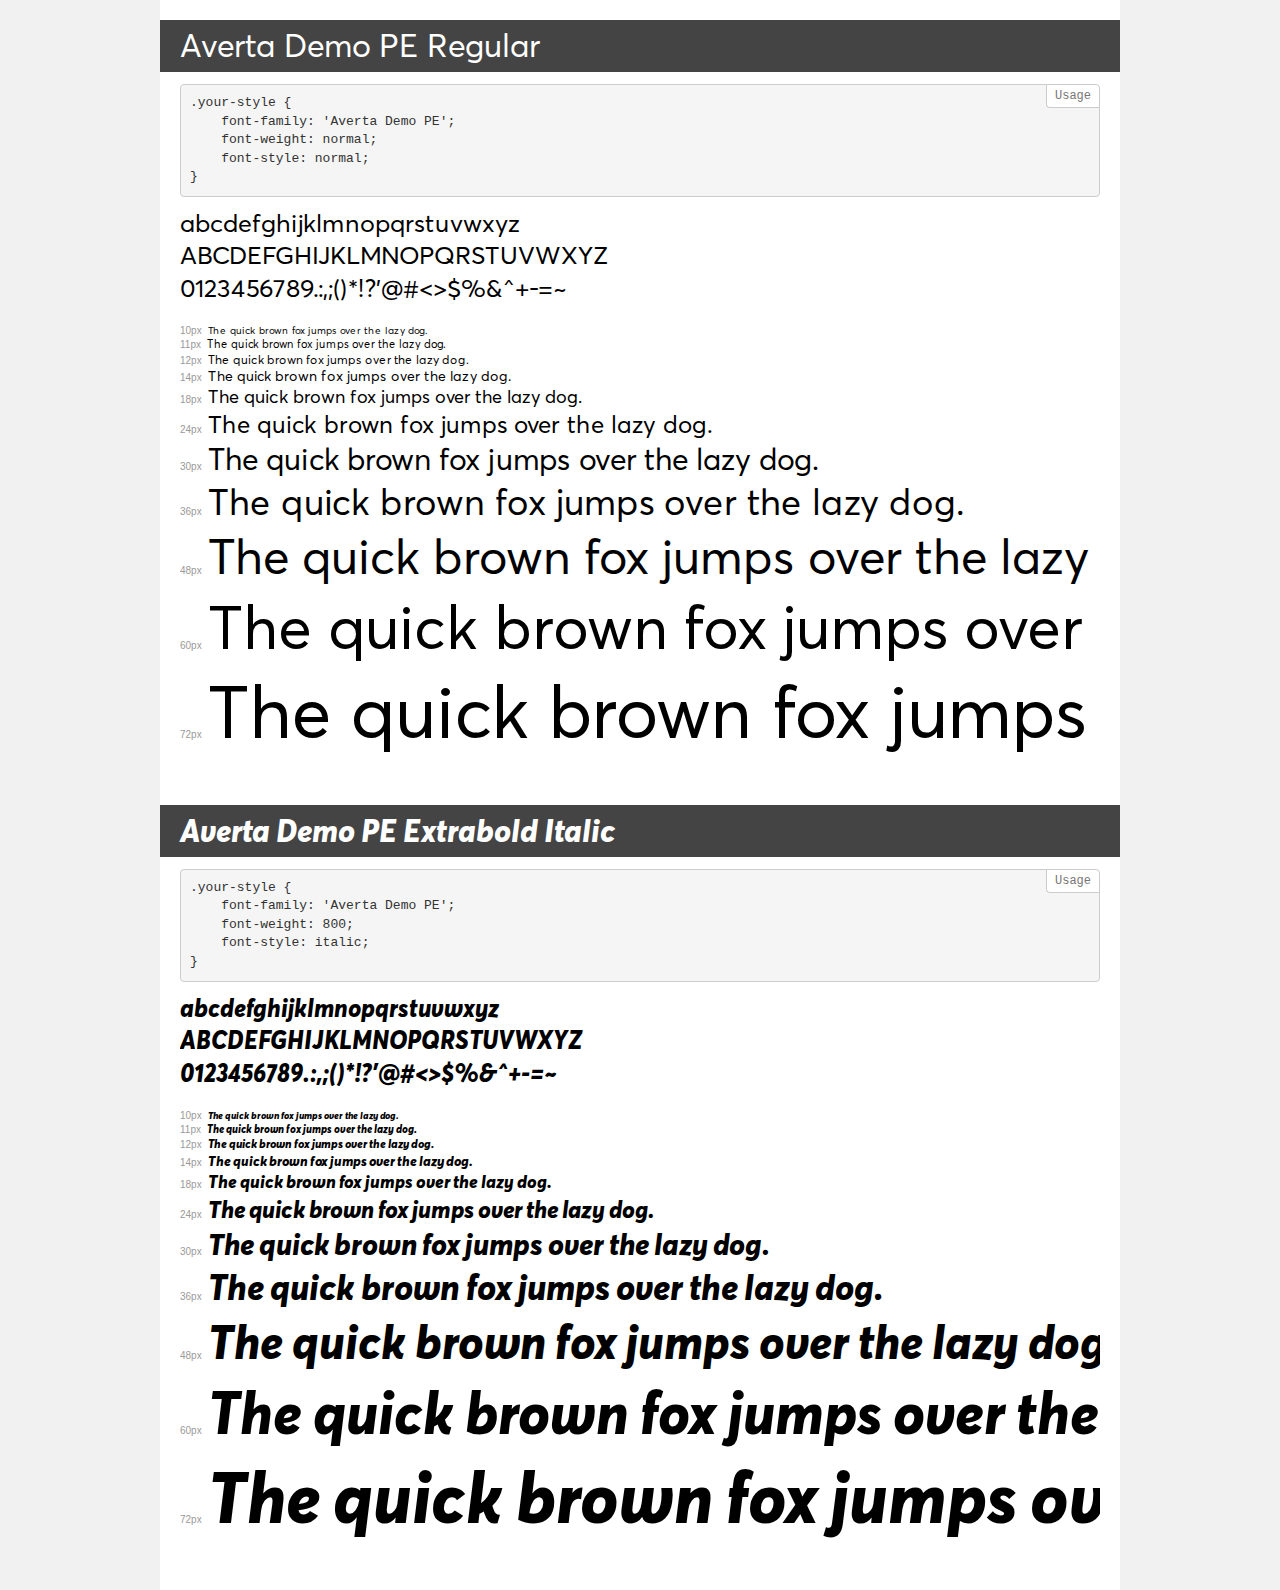
<file: fonts/demo.html>
<!DOCTYPE html>
<html>
<head>
    <meta charset="utf-8">
    <meta http-equiv="X-UA-Compatible" content="IE=edge">
    <meta name="viewport" content="width=device-width, initial-scale=1">
    <meta name="robots" content="noindex, noarchive">
    <meta name="format-detection" content="telephone=no">
    <title>Transfonter demo</title>
    <link href="stylesheet.css" rel="stylesheet">
    <style>
        /*
        http://meyerweb.com/eric/tools/css/reset/
        v2.0 | 20110126
        License: none (public domain)
        */
        html, body, div, span, applet, object, iframe,
        h1, h2, h3, h4, h5, h6, p, blockquote, pre,
        a, abbr, acronym, address, big, cite, code,
        del, dfn, em, img, ins, kbd, q, s, samp,
        small, strike, strong, sub, sup, tt, var,
        b, u, i, center,
        dl, dt, dd, ol, ul, li,
        fieldset, form, label, legend,
        table, caption, tbody, tfoot, thead, tr, th, td,
        article, aside, canvas, details, embed,
        figure, figcaption, footer, header, hgroup,
        menu, nav, output, ruby, section, summary,
        time, mark, audio, video {
            margin: 0;
            padding: 0;
            border: 0;
            font-size: 100%;
            font: inherit;
            vertical-align: baseline;
        }
        /* HTML5 display-role reset for older browsers */
        article, aside, details, figcaption, figure,
        footer, header, hgroup, menu, nav, section {
            display: block;
        }
        body {
            line-height: 1;
        }
        ol, ul {
            list-style: none;
        }
        blockquote, q {
            quotes: none;
        }
        blockquote:before, blockquote:after,
        q:before, q:after {
            content: '';
            content: none;
        }
        table {
            border-collapse: collapse;
            border-spacing: 0;
        }
        /* common styles */
        body {
            background: #f1f1f1;
            color: #000;
        }
        .page {
            background: #fff;
            width: 920px;
            margin: 0 auto;
            padding: 20px 20px 0 20px;
            overflow: hidden;
        }
        .font-container {
            overflow-x: auto;
            overflow-y: hidden;
            margin-bottom: 40px;
            line-height: 1.3;
            white-space: nowrap;
            padding-bottom: 5px;
        }
        h1 {
            position: relative;
            background: #444;
            font-size: 32px;
            color: #fff;
            padding: 10px 20px;
            margin: 0 -20px 12px -20px;
        }
        .letters {
            font-size: 25px;
            margin-bottom: 20px;
        }
        .s10:before {
            content: '10px';
        }
        .s11:before {
            content: '11px';
        }
        .s12:before {
            content: '12px';
        }
        .s14:before {
            content: '14px';
        }
        .s18:before {
            content: '18px';
        }
        .s24:before {
            content: '24px';
        }
        .s30:before {
            content: '30px';
        }
        .s36:before {
            content: '36px';
        }
        .s48:before {
            content: '48px';
        }
        .s60:before {
            content: '60px';
        }
        .s72:before {
            content: '72px';
        }
        .s10:before, .s11:before, .s12:before, .s14:before,
        .s18:before, .s24:before, .s30:before, .s36:before,
        .s48:before, .s60:before, .s72:before {
            font-family: Arial, sans-serif;
            font-size: 10px;
            font-weight: normal;
            font-style: normal;
            color: #999;
            padding-right: 6px;
        }
        pre {
            display: block;
            position: relative;
            padding: 9px;
            margin: 0 0 10px;
            font-family: Monaco, Menlo, Consolas, "Courier New", monospace !important;
            font-size: 13px;
            line-height: 1.428571429;
            color: #333;
            font-weight: normal !important;
            font-style: normal !important;
            background-color: #f5f5f5;
            border: 1px solid #ccc;
            overflow-x: auto;
            border-radius: 4px;
        }
        pre:after {
            display: block;
            position: absolute;
            right: 0;
            top: 0;
            content: 'Usage';
            line-height: 1;
            padding: 5px 8px;
            font-size: 12px;
            color: #767676;
            background-color: #fff;
            border: 1px solid #ccc;
            border-right: none;
            border-top: none;
            border-radius: 0 4px 0 4px;
            z-index: 10;
        }
        /* responsive */
        @media (max-width: 959px) {
            .page {
                width: auto;
                margin: 0;
            }
        }
    </style>
</head>
<body>
<div class="page">
    <div class="demo" style="font-family: 'Averta Demo PE'; font-weight: normal; font-style: normal;">
        <h1>Averta Demo PE Regular</h1>
        <pre>.your-style {
    font-family: 'Averta Demo PE';
    font-weight: normal;
    font-style: normal;
}</pre>
        <div class="font-container">
            <p class="letters">
                abcdefghijklmnopqrstuvwxyz<br>
ABCDEFGHIJKLMNOPQRSTUVWXYZ<br>
                0123456789.:,;()*!?'@#<>$%&^+-=~
            </p>
            <p class="s10" style="font-size: 10px;">The quick brown fox jumps over the lazy dog.</p>
            <p class="s11" style="font-size: 11px;">The quick brown fox jumps over the lazy dog.</p>
            <p class="s12" style="font-size: 12px;">The quick brown fox jumps over the lazy dog.</p>
            <p class="s14" style="font-size: 14px;">The quick brown fox jumps over the lazy dog.</p>
            <p class="s18" style="font-size: 18px;">The quick brown fox jumps over the lazy dog.</p>
            <p class="s24" style="font-size: 24px;">The quick brown fox jumps over the lazy dog.</p>
            <p class="s30" style="font-size: 30px;">The quick brown fox jumps over the lazy dog.</p>
            <p class="s36" style="font-size: 36px;">The quick brown fox jumps over the lazy dog.</p>
            <p class="s48" style="font-size: 48px;">The quick brown fox jumps over the lazy dog.</p>
            <p class="s60" style="font-size: 60px;">The quick brown fox jumps over the lazy dog.</p>
            <p class="s72" style="font-size: 72px;">The quick brown fox jumps over the lazy dog.</p>
        </div>
    </div>
    <div class="demo" style="font-family: 'Averta Demo PE'; font-weight: 800; font-style: italic;">
        <h1>Averta Demo PE Extrabold Italic</h1>
        <pre>.your-style {
    font-family: 'Averta Demo PE';
    font-weight: 800;
    font-style: italic;
}</pre>
        <div class="font-container">
            <p class="letters">
                abcdefghijklmnopqrstuvwxyz<br>
ABCDEFGHIJKLMNOPQRSTUVWXYZ<br>
                0123456789.:,;()*!?'@#<>$%&^+-=~
            </p>
            <p class="s10" style="font-size: 10px;">The quick brown fox jumps over the lazy dog.</p>
            <p class="s11" style="font-size: 11px;">The quick brown fox jumps over the lazy dog.</p>
            <p class="s12" style="font-size: 12px;">The quick brown fox jumps over the lazy dog.</p>
            <p class="s14" style="font-size: 14px;">The quick brown fox jumps over the lazy dog.</p>
            <p class="s18" style="font-size: 18px;">The quick brown fox jumps over the lazy dog.</p>
            <p class="s24" style="font-size: 24px;">The quick brown fox jumps over the lazy dog.</p>
            <p class="s30" style="font-size: 30px;">The quick brown fox jumps over the lazy dog.</p>
            <p class="s36" style="font-size: 36px;">The quick brown fox jumps over the lazy dog.</p>
            <p class="s48" style="font-size: 48px;">The quick brown fox jumps over the lazy dog.</p>
            <p class="s60" style="font-size: 60px;">The quick brown fox jumps over the lazy dog.</p>
            <p class="s72" style="font-size: 72px;">The quick brown fox jumps over the lazy dog.</p>
        </div>
    </div>
</div>
</body>
</html>
</file>
<file: fonts/stylesheet.css>
@font-face {
    font-family: 'Averta Demo PE';
    src: url('AvertaDemoPE-Regular.eot');
    src: local('Averta Demo PE Regular'), local('AvertaDemoPE-Regular'),
        url('AvertaDemoPE-Regular.eot?#iefix') format('embedded-opentype'),
        url('AvertaDemoPE-Regular.woff2') format('woff2'),
        url('AvertaDemoPE-Regular.woff') format('woff'),
        url('AvertaDemoPE-Regular.ttf') format('truetype');
    font-weight: normal;
    font-style: normal;
}

@font-face {
    font-family: 'Averta Demo PE';
    src: url('AvertaDemoPE-ExtraboldItalic.eot');
    src: local('Averta Demo PE Extrabold Italic'), local('AvertaDemoPE-ExtraboldItalic'),
        url('AvertaDemoPE-ExtraboldItalic.eot?#iefix') format('embedded-opentype'),
        url('AvertaDemoPE-ExtraboldItalic.woff2') format('woff2'),
        url('AvertaDemoPE-ExtraboldItalic.woff') format('woff'),
        url('AvertaDemoPE-ExtraboldItalic.ttf') format('truetype');
    font-weight: 800;
    font-style: italic;
}
</file>
<file: css/style.css>
body {
	margin: 0;
	padding: 0;
	width: 100%;
	font-family: 'Averta Demo PE';
}
p, h1, h2, h3, h4, h5, h6 {
	margin: 0;
	line-height: 1.2;
}
a {
	display: inline-block;
	text-decoration: none;
}
button:focus,
textarea:focus,
select:focus{
	outline: none!important;
	box-shadow: none;
}
input:focus{
	outline: none!important;
}
a:active, a:focus {
	outline: 0;
	outline: none!important;
	border: none;
}
a,img,span,button,input,textarea,svg {
	transition: .3s all ease;
}


.wrapper {
	overflow: hidden;
	background: #FEF4FF;
}

header {
	padding: 15px 0;
}
.for__all .navbar-brand {
	padding: 0;
	margin-right: 50px;
}
.for__all .navbar {
	flex-wrap: nowrap;
	padding: 0;
}
.for__all .navbar .navbar-collapse {
	display: flex;
	justify-content: space-between;
	align-items: center;
}
.for__all .navbar .nav-item {
	margin-right: 32px;
}
.for__all .navbar .nav-item:last-child {
	margin-right: 0;
}
.for__all .navbar .nav-item .nav-link {
	padding: 0;
	font-size: 16px;
	color: #000000;
}
.for__all .navbar .nav-item .nav-link.active,
.for__all .navbar .nav-item .nav-link:hover {
	font-weight: 700;
	color: #3980FF;
}
.for__all .dropdown-toggle img {
	margin-left: 5px;
}
.for__all .dropdown-toggle.active img {
	transform: rotate(180deg);
}
.navbar-expand-lg .navbar-nav .nav-link {padding: 0;}
.dropdown-toggle::after {content: none;}



.for__all .navbar-right {
	display: flex;
	align-items: center;
}
.for__all .navbar-right .navbar-right-info {
	display: flex;
	flex-direction: column;
	align-items: flex-start;
	margin-right: 22px;
}
.for__all .navbar-right .navbar-right-info .header-tel {
	font-weight: 600;
	font-size: 20px;
	color: #4386FF;
}
.for__all .navbar-right .navbar-right-info .header-mail {
	font-size: 16px;
	line-height: 148.6%;
	color: rgba(0, 0, 0, 0.41);
}
.for__all .navbar-right .navbar-right-info .header-mail:hover {
	color: #3980FF;
}
.for__all .navbar-right .navbar-right-social {
	display: flex;
	align-items: center;
}
.for__all .navbar-right .navbar-right-social a {
	display: flex;
	align-items: center;
	justify-content: center;
	width: 48px;
	height: 48px;
	background: #3980FF;
	border-radius: 5px;
	margin-right: 11px;
}
.for__all .navbar-right .navbar-right-social a:last-child {
	margin-right: 0;
}
.for__all .navbar-right .navbar-right-social a:hover {
	transform: scale(1.05);
}
/* ///////////////// */
.main-sec {
	padding: 200px 0;
	background-image: url('../images/main-bg.svg');
	background-size: cover;
	background-repeat: no-repeat;
	background-position: center right;
	background-color: #3980FF;
	border-radius: 20px;
	position: relative;
	z-index: 10;
	margin: 0 30px;
}
.main-sec .main-sec__circle-img1, .main-sec__circle-img2, .main-sec__circle-img3{
	position: absolute;
	top: 0;
	right: 0;
}
.main-sec .main-sec__circle-img1{
	top: 229px;
	right: 684px;
	z-index: -1;
	width: 97px;
	height: 97px;
}
.main-sec .main-sec__circle-img2{
	right: 268px;
	top: 640px;
	filter: blur(9px);
}
.main-sec .main-sec__circle-img3{
	top: 227px;
	right: 219px;
	width: 50px;
	height: 50px;
	transform: rotate(38.32deg);
}
.main-sec .main-text h2 {
	font-weight: 600;
	font-size: 55px;
	line-height: 110%;
	color: #FFFFFF;
	margin-bottom: 34px;
}
.main-sec .main-text p {
	display: flex;
	align-items: center;
	margin-bottom: 35px;
	font-size: 18px;
	line-height: 148.6%;
	color: #FFFFFF;
	max-width: 492px;
	
}
.main-sec .main-text p:last-child {
	margin-bottom: 0;
}
.main-sec .main-text p img {
	margin-right: 34px;
}

.main-sec .main-btns {
	display: flex;
	align-items: center;
	margin-top: 40px;
}
.blue-btn,
.red-btn {
	border-radius: 10px;
	width: 268px;
	height: 73px;
	font-weight: 600;
	font-size: 17px;
	line-height: 148.6%;
	display: flex;
	align-items: center;
	justify-content: center;
	color: #FFFFFF;
}
.red-btn {
	background: #EB5757;
	margin-right: 25px;
}
.blue-btn {
	background: #0C4AB3;
}

.red-btn:focus,
.red-btn:hover {
	background: #e92121;
	color: #fff;
}
.blue-btn:focus,
.blue-btn:hover {
	background: #013183;
	color: #fff;
}
/* end main section */
.our__services {
	padding: 87px 0 120px;
	background-image: url('../images/our-services-bg.png');
	background-position: 1645px 695px;
	background-repeat: no-repeat;
}
.our__services .our__services-title {
	margin-bottom: 65px;
	display: flex;
	align-items: flex-end;
}
.title h2 {
	font-weight: 600;
	font-size: 55px;
	line-height: 103.1%;
	color: #000000;
}
.our__services .our__services-title p {
	font-size: 16px;
	line-height: 128.1%;
	color: rgba(0, 0, 0, 0.69);
	margin-left: 60px;
	max-width: 424px;
}
.our__services-block {
	position: relative;
	background: #FFFFFF;
	box-shadow: 0px 9px 4px rgba(0, 0, 0, 0.01), 0px 5px 3px rgba(0, 0, 0, 0.05), 0px 2px 2px rgba(0, 0, 0, 0.08), 0px 1px 1px rgba(0, 0, 0, 0.09), 0px 0px 0px rgba(0, 0, 0, 0.09);
	border-radius: 20px;
	padding: 35px 45px;
	overflow: hidden;
	transition: all 0.5s linear;
	display: flex;
	justify-content: space-between;
	flex-direction: column;
}
.our__services__block-text{
	text-align: center;
	transition: .3s all ease;
}
.our__services__block-text p{
	font-weight: 600;
	font-size: 20px;
	line-height: 128.1%;
	text-align: center;
	color: #000000;
	margin-top: 27px;
	margin: 27px 0 23px 0;
}

.our__services__block-content p{
	font-style: normal;
	font-weight: 300;
	font-size: 15px;
	line-height: 132.6%;
	color: #000000;
	margin-bottom: 28px;
}
.our__services__block-content p:last-child{
	margin-bottom: 30px;
}

.our__services__block-skills{
	display: flex;
	align-items: center;
	gap: 15px;
	justify-content: center;
}
.our__services__block-skills span{
	padding: 10px 25px;
	border: 1px solid rgba(0, 0, 0, 0.25);
	border-radius: 54px;
	font-style: normal;
	font-weight: 400;
	font-size: 16px;
	line-height: 128.1%;
	text-align: center;
	color: #000000;
	cursor: pointer;
}

/* development__stages start */
.development__stages{
	background: #3980FF;
	border-radius: 20px;
	margin: 0 30px;
	padding: 60px 0 63px 0;
	margin-bottom: 130px;
}
.development__stages .rov-top{
	margin-top: 52px;
}
.development__stages .mb{
	margin-bottom: 52px;
}
.development__stages .development__stages-title{
	font-weight: 600;
	font-size: 55px;
	line-height: 103.1%;
	color: #FFFFFF;
	text-align: center;
	margin-bottom: 88px;
}
.development__stages .development__stages-img img{
	background: rgba(254, 244, 255, 0.07);
	border: 1px solid rgba(255, 255, 255, 0.28);
	border-radius: 15px;
	width: 100%;
	height: 132px;
}
.development__stages .development__stages-content--box{
	margin: 25px 0 16px 0;
	gap: 16px;
}
.development__stages .development__stages-content h4{
	font-weight: 600;
	font-size: 18px;
	line-height: 132.6%;
	display: flex;
	align-items: center;
	color: #FFFFFF;
}
.development__stages .development__stages-content p{
	font-weight: 400;
	font-size: 15px;
	line-height: 150.6%;
	color: #FFFFFF;
}
.development__stages .development__stages-circle-box{
	position: relative;
}
.development__stages .development__stages-circle-img, 
.development__stages-code-img,
.development__stages-rocket-img,
.development__stages-setting-img{
	position: absolute;
	top: -47px;
	right: -15px;
}
.development__stages .development__stages-code-img{
	top: -78px;
	left: 6px;
}
.development__stages .development__stages-rocket-img{
	top: -57px;
	left: -9px;
}
.development__stages .development__stages-setting-img{
	top: -90px;
	right: -25px;
}
.development__stages-btn a {
	font-weight: 600;
	font-size: 17px;
	line-height: 148.6%;
	display: flex;
	align-items: center;
	justify-content: center;
	color: #FFFFFF;
	background: #EB5757;
	border-radius: 15px;
	height: 130px;
	width: 100%;
}
.development__stages-btn a:hover {
	background: #e92121;
}
.rov__top {
	margin-top: 50px;
}
/* development__stages end */


/* mobile__price */
.mobile__price {
	background: url(../images/our-services-bg.png) no-repeat;
	background-size: contain;
	background-position-x: 85px;
	padding: 65px 0px 130px 0px;
	position: relative;
}
.mobile__price .mobile-sec__circle-img3{
	position: absolute;
	top: 134px;
	left: 243px;
	transform: rotate(15.68deg);
	height: 97px;
	width: 97px;
}
.mobile__price .mobile__price-title__text {
	margin-bottom: 56px;
}
.mobile__price .mobile__price-title__text h1 {
	max-width: 940px;
	margin: 0 auto;
	font-style: normal;
	font-weight: 600;
	font-size: 55px;
	line-height: 103.1%;
	color: #000000;
	margin-bottom: 39px;
}
.mobile__price .mobile__price-title__text p {
	max-width: 853px;
	margin: 0 auto;
	font-style: normal;
	font-weight: 400;
	font-size: 16px;
	line-height: 128.1%;
	color: #000000;
}
.mobile__price-card {
	background: #ffffff;
	box-shadow: 0px 9px 4px rgba(0, 0, 0, 0.01), 0px 5px 3px rgba(0, 0, 0, 0.05),
	0px 2px 2px rgba(0, 0, 0, 0.08), 0px 1px 1px rgba(0, 0, 0, 0.09),
	0px 0px 0px rgba(0, 0, 0, 0.09);
	border-radius: 20px;
	padding: 36px 71px 44px 71px;
	position: relative;
}
.mobile__price-card:hover {
	box-shadow: 0px 53px 21px rgba(0, 0, 0, 0.01),
	0px 30px 18px rgba(0, 0, 0, 0.03), 0px 13px 13px rgba(0, 0, 0, 0.04),
	0px 3px 7px rgba(0, 0, 0, 0.05), 0px 0px 0px rgba(0, 0, 0, 0.05);
	border-radius: 20px;
}
.mobile__price-card-3 {
	padding-left: 0;
	padding-right: 0;
}
.mobile__price .mobile__price-card .mobile__price-card-bookmark {
	max-width: fit-content;
	position: absolute;
	top: 0;
	right: 71px;
}
.mobile__price-card .mobile__price-card__title {
	width: 100%;
}
.mobile__price-card .mobile__price-card__title-3 {
	padding: 0 71px;
}
.mobile__price
.mobile__price-card
.mobile__price-card__title
.mobile__price-card__img {
	width: 28px;
}
.mobile__price
.mobile__price-card
.mobile__price-card__title
.mobile__price-card__img-2 {
	width: 38px;
}
.mobile__price
.mobile__price-card
.mobile__price-card__title
.mobile__price-card__img-3 {
	width: 38px;
}
.mobile__price
.mobile__price-card
.mobile__price-card__title
.mobile__price-card__img
img {
	width: 100%;
}
.mobile__price .mobile__price-card .mobile__price-card__title h3 {
	font-style: normal;
	font-weight: 600;
	font-size: 24px;
	line-height: 128.1%;
	color: #000000;
	margin-left: 19px;
}
.mobile__price-card .mobile__price-card__about {
	margin-top: 33px;
}
.mobile__price-card .mobile__price-card__about-3 {
	padding: 0 55px;
}
.mobile__price-card-about .mobile__price-card__left {
	margin-right: 40px;
	height: 172px;
	display: flex;
	align-items: flex-start;
	justify-content: left;
}
.mobile__price-card__about .mobile__price-card__left P {
	margin-bottom: 23px;
	font-style: normal;
	font-weight: 400;
	font-size: 16px;
	line-height: 128.1%;
	color: #000000;
}
.mobile__price-card__about .mobile__price-card__left P:last-child {
	margin: 0;
}
.mobile__price-card__about .mobile__price-card__right p {
	margin-bottom: 23px;
}
.mobile__price-card__about .mobile__price-card__right p:last-child {
	margin: 0;
}
.mobile__price-card__more {
	font-style: normal;
	font-weight: 400;
	font-size: 14px;
	line-height: 128.1%;
	text-decoration-line: underline;
	color: rgba(0, 0, 0, 0.51);
}
.mobile__price-card__bottom {
	margin-top: 13px;
	padding: 0 71px;
}
.mobile__price-card__bottom-2 {
	margin-top: 13px;
	padding: 0;
}
.mobile__price-card__price {
	margin-top: 50px;
	margin-bottom: 13px;
}
.mobile__price-card__price-2 {
	margin-top: 13px;
}
.mobile__price-card__price h4 {
	font-style: normal;
	font-weight: 600;
	font-size: 24px;
	line-height: 128.1%;
	text-align: center;
	color: #000000;
}
.mobile__price-card__btn button {
	font-style: normal;
	font-weight: 600;
	font-size: 17px;
	line-height: 148.6%;
	color: #3980ff;
	width: 100%;
	background: local;
	border: 1px solid #3980ff;
	border-radius: 10px;
	padding: 24px 43px;
}
.mobile__price-card__btn button:hover {
	background: #3980ff;
	color: #ffff;
}
/* mobile price end */
/* run sec start */
.run__sec {
	padding-top: 76px;
	position: relative;
	margin: 0 30px;
}
.run__sec .run-sec__circle-img1, .run-sec__circle-img2{
	position: absolute;
	z-index: 10;
}
.run__sec .run-sec__circle-img1{
	top: -180px;
	right: 80px;
	z-index: 10;
	width: 236px;
	height: 236px;
}
.run__sec .run-sec__circle-img2{
	bottom: 0;
	left: 216px;
	width: 186px;
	height: 186px;
}
.run__sec::after {
	content: "";
	display: block;
	position: absolute;
	left: 0;
	top: 0;
	width: 100%;
	height: 87%;
	background: #FFFFFF;
	border-radius: 20px;
}
.run__sec .bg-img {
	position: absolute;
	left: 0;
	right: 0;
	top: 85px;
	margin: auto;
	z-index: 2;
	width: 47%;
}
.run__sec .row {
	position: relative;
	z-index: 3;
}
.run__sec .title {
	margin-bottom: 78px;
	text-align: center;
}
.run__sec .run__sec-block {
	margin-bottom: 66px;
}
.run__sec .run__sec-block:last-child {
	margin-bottom: 0;
}
.run__sec .run__sec__block-name {
	display: flex;
	align-items: center;
	margin-bottom: 20px;
}
.run__sec .run__sec__block-name span {
	display: flex;
	align-items: center;
	justify-content: center;
	min-width: 34px;
	height: 34px;
	border-radius: 50%;
	background: #0C4AB3;
	font-weight: 600;
	font-size: 20px;
	line-height: 132.6%;
	color: #FFFFFF;
	margin-right: 20px;
}
.run__sec .run__sec__block-name h3 {
	font-weight: 600;
	font-size: 24px;
	line-height: 128.1%;
	color: #000000;
}
.run__sec .run__sec__block-text p {
	font-weight: 300;
	font-size: 15px;
	line-height: 132.6%;
	color: #000000;
}
.run__sec .run__sec-img img {
	width: 100%;
}
/* run sec end */
/* ////////// */
.order__app {
	padding: 70px 0 40px;
	position: relative;
}
.order__app .order__app__circle-img {
	position: absolute;
	top: 53px;
	right: 400px;
}
.order__app .title {
	margin-bottom: 58px;
	text-align: center;
}
.order__app .order__app-rov {
	justify-content: space-between;
}
.order__app .order__app-form > span,
.order__app .order__app-left > span {
	margin-bottom: 26px;
	font-weight: 600;
	font-size: 20px;
	line-height: 128.1%;
	color: #000000;
	display: block;
}
.order__app .order__app-form .form-group {
	margin-bottom: 10px;
}
.order__app .order__app-form .form-group textarea,
.order__app .order__app-form .form-group input {
	border: 1px solid rgba(172, 172, 172, 0.88);
	border-radius: 10px;
	padding: 22px 34px;
	background: transparent;
	width: 100%;
	font-weight: 400;
	font-size: 16px;
	line-height: 128.1%;
	color: #000000;
}
.order__app .order__app-form .form-group textarea {
	height: 205px;
}
.order__app .order__app-form .form-group textarea::placeholder,
.order__app .order__app-form .form-group input::placeholder {
	font-weight: 300;
	font-size: 16px;
	line-height: 128.1%;
	color: rgba(0, 0, 0, 0.76);
}
.order__app .order__app-form .form-group textarea:focus,
.order__app .order__app-form .form-group input:focus,
.order__app .order__app-form .form-group textarea:hover,
.order__app .order__app-form .form-group input:hover {
	border-color: #3980FF;
}
.order__app .order__app-form .form-btn {
	padding-top: 10px;
}
.order__app .order__app-form .form-btn button {
	background: #3980FF;
	border: 1px solid #3980FF;
	border-radius: 10px;
	padding: 24px 43px;
	font-weight: 600;
	font-size: 17px;
	line-height: 148.6%;
	display: flex;
	align-items: center;
	justify-content: center;
	color: #FFFFFF;
}
.order__app .order__app-form .form-btn button:hover {
	background: #0C4AB3;
}
/* ////////// */
footer {
	padding: 65px 0;
}




/* animation icon start */
.animation-icon{
	animation: float 3s linear infinite;
}
@keyframes float {
	0%, 100% {
		transform: translateY(0rem);
	}
	50% {
		transform: translateY(1rem);
	}
}
/* animation icon end */



/* custom checkbox */
.control {
	display: flex;
	align-items: center;
	justify-content: center;
	position: relative;
	margin-bottom: 20px;
	cursor: pointer;
	height: 106px;
	border: 1px solid #3980FF;
	border-radius: 93px;
	overflow: hidden;
}
.control .num {
	display: inline-block;
	font-weight: 600;
	font-size: 16px;
	line-height: 128.1%;
	position: relative;
	z-index: 3;
}
.control input {
  position: absolute;
  z-index: -1;
  opacity: 0;
}
.control__indicator {
  position: absolute;
  top: 0;
  left: 0;
  height: 100%;
  width: 100%;
  background: transparent;
}

.control:hover input ~ .control__indicator,
.control input:focus ~ .control__indicator {
  background: #f3f2fd;
}
.control input:checked ~ .control__indicator {
	background: #3980FF;
}
.control input:checked ~ span {
	color: #fff;
}

.control input:disabled ~ .control__indicator {
  background: #e6e6e6;
  opacity: 0.6;
  pointer-events: none;
}
.control__indicator:after {
  content: '';
  position: absolute;
  display: none;
}
.control input:checked ~ .control__indicator:after {
  display: block;
}
.control--checkbox .control__indicator:after {
  left: 8px;
  top: 4px;
  width: 3px;
  height: 8px;
  border: solid #fff;
  border-width: 0 2px 2px 0;
  transform: rotate(45deg);
}
.control--checkbox input:disabled ~ .control__indicator:after {
  border-color: #7b7b7b;
}
.control--radio .control__indicator:after {
  left: 7px;
  top: 7px;
  height: 6px;
  width: 6px;
  border-radius: 50%;
  background: #fff;
}
.control--radio input:disabled ~ .control__indicator:after {
  background: #7b7b7b;
}
/* /////// end ////// */
#back-top {
  display: flex;
  align-items: center;
  justify-content: center;
  background-color: #013183;
  width: 50px;
  height: 50px;
  text-align: center;
  border-radius: 4px;
  position: fixed;
  bottom: 30px;
  right: 20px;
  transition: background-color .3s, 
    opacity .5s, visibility .5s;
  opacity: 0;
  visibility: hidden;
  z-index: 1000;
}
#back-top::after {
  content: "";
  background-image: url('../images/top.png');
  background-repeat: no-repeat;
  display: block;
  width: 50px;
  height: 50px;
  background-size: 50px 50px;
}
#back-top:hover {
  cursor: pointer;
  background-color: #333;
}
#back-top:active {
  background-color: #555;
}
#back-top.show {
  opacity: 1;
  visibility: visible;
}

.mob {display: none !important;}
/* ************************************************ */


@media (max-width: 1600px) {
	.order__app .order__app__circle-img {
		right: 10%;
	}
}

@media (max-width: 1400px) {
	.mobile__price-card__btn button {
		padding: 15px 0;
	}
	.mobile__price-card .mobile__price-card__about-3 {
		padding: 0 30px;
	}
	.mobile__price-card {
		padding: 36px 50px 44px 50px;
	}
	.mobile__price-card-3 {
		padding: 36px 0px 44px 0px;
	}
	.mobile__price-card__btn button {
		max-width: 200px;
	}
	.mobile__price-card__bottom {
		padding: 0 40px;
	}
	.for__all .navbar-brand {
		margin-right: 30px;
	}
	.for__all .navbar-brand img {
		height: 50px;
	}
	.for__all .navbar .nav-item .nav-link {
		font-size: 15px;
	}
	.for__all .navbar .nav-item {
		margin-right: 25px;
	}
	.main-sec {
		background-position: bottom;
	}
	.mobile__price .mobile-sec__circle-img3 {
		left: 50px;
	}
	.run__sec .run-sec__circle-img2 {
		bottom: -70px;
		left: 130px;
		width: 150px;
	}
	.development__stages .development__stages-img img,
	.development__stages-btn a {
		height: 113px;
	}
}


@media (max-width: 1200px) {
	.for__all .navbar-right {
		flex-direction: column;
	}
	.for__all .navbar-right .navbar-right-info .header-tel {
		font-size: 18px;
	}
	.for__all .navbar-right .navbar-right-social a {
		width: 40px;
		height: 40px;
	}
	.for__all .navbar-right .navbar-right-info {
		margin-right: 0;
		margin-bottom: 10px;
	}
	.for__all .navbar-right {
		align-items: flex-end;
	}
	.our__services-block {
		padding: 20px 15px;
	}
	.our__services__block-content p {
		margin-bottom: 15px;
	}
	.run__sec .run-sec__circle-img2 {
		bottom: -176px;
		width: 97px;
	}
	.run__sec::after {
		height: 100%;
	}
	.run__sec {
		padding-bottom: 50px;
	}
	.main-sec {
		padding: 100px 0;
	}
	.main-sec .main-sec__circle-img2 {
		width: 140px;
	}
}




@media (max-width: 992px) {
	.mobile__price-card {
		margin-bottom: 10px;
	}
	.mobile__price .mobile__price-card .mobile__price-card-bookmark {
		right: 50px;
	}
	.our__services .mb{
		margin-bottom: 24px;
	}
	/* mob menu */
	.pc {display: none !important;}
	.mob {display: block !important;}
	.menu-opener {
		display: flex;
		flex-direction: column;
		align-items: center;
		justify-content: center;
		width: 52px;
		height: 52px;
		background: #3980FF;
		border-radius: 5px;
	}
	.menu-opener span {
		width: 23px;
		height: 2px;
		border-radius: 10px;
		background: #fff;
		margin-bottom: 5px;
		position: relative;
		transition: .4s all ease;
	}
	.menu-opener span.three {
		margin-bottom: 0;
	}
	.menu-opener.active span.one {
		transform: rotate(45deg);
		top: 4px;
	}
	.menu-opener.active span.three {
		transform: rotate(-45deg);
		top: -3px;
	}
	.menu-opener.active span.two {
		display: none;
	}

	header .navbar .navbar-collapse {
		position: absolute;
		top: 82px;
		right: -100%;
		width: 50%;
		z-index: 100;
		background: #fff;
		flex-direction: column;
		padding: 10px 0 50px;
		transition: .5s all ease;
	}
	header .navbar .navbar-collapse.active {
		right: 0;
	}
	header .navbar {
		position: unset;
	}
	header {
		position: relative;
	}
	header .navbar .nav-item {
		margin-right: 0;
		width: 100%;
		border-top: 1px solid #E0E0E0;
	}
	header .navbar .nav-item:last-child {
		border-bottom: 1px solid #E0E0E0;
	}
	.navbar-nav {
		width: 100%;
	}
	header .navbar .nav-item .nav-link {
		padding: 20px 50px;
		font-size: 16px;
	}
	header .navbar .nav-item .nav-link.active,
	header .navbar .nav-item .nav-link:hover {
		background: rgba(57, 128, 255, 0.12);
	}
	header .navbar-right {
		margin-top: 25px;
	}
	header .navbar-right .navbar-right-info a {
		display: flex;
		align-items: center;
	}
	header .navbar-right .navbar-right-info a span {
		display: flex;
		align-items: center;
		margin-right: 10px;
	}
	header .navbar-right .navbar-right-info .header-tel {
		margin-bottom: 8px;
	}
	header .navbar-right {
		align-items: center;
	}
	header .navbar-right .navbar-right-info {
		margin-bottom: 30px;
	}
	.main-sec .main-sec__circle-img1 {
		right: 0;
	}
	.our__services .our__services-title {
		flex-direction: column;
		justify-content: flex-start;
		align-items: flex-start;
	}
	.our__services .our__services-title p {
		margin-left: 0;
		margin-top: 15px;
	}
	.our__services-block {
		margin-top: 30px;
	}
	.our__services .our__services-title {
		margin-bottom: 20px;
	}
	.our__rov {
		justify-content: center;
	}
	.run__sec .run__sec-block {
		margin-bottom: 35px;
	}
	.run__sec .run__sec-img {
		text-align: right;
	}
	.run__sec .run__sec-img img {
		width: 85%;
	}
	.control {
		height: 60px;
	}
}

@media (max-width: 768px) {
	.run__sec .run-sec__circle-img2 {
		left: 0;
		top: -100px;
	}
	.main-sec .main-sec__circle-img2 {
		right: 0;
	}
	.mobile__price .mobile__price-title__text h1 {
		max-width: 100%;
		font-size: 40px;
	}
	.mobile__price-card__btn button {
		max-width: 400px;
	}
	.mobile__price {
		background: none;
	}
	.our__services .our__services-title{
		justify-content: center;
		text-align: center;
		flex-wrap: wrap;
		gap: 17px;
	}
	.our__services .our__services-title p{
		margin-left: 0;
	}
	.mobile__price .mobile-sec__circle-img3 {
		top: -80px;
	}
}
@media (max-width: 470px) {
	.mobile__price-card {
		padding: 36px 32px 25px 32px;
	}
	.mobile__price-card .mobile__price-card__about-3 {
		padding: 0;
	}
	.mobile__price-card__bottom {
		padding: 0;
	}
	.mobile__price .mobile__price-title__text h1 {
		font-size: 32px;
		margin-bottom: 20px;
	}
	.mobile__price .mobile__price-title__text {
		margin-bottom: 33px;
	}
	.mobile__price-card .mobile__price-card__title-3 {
		padding: 0;
	}
}
</file>
